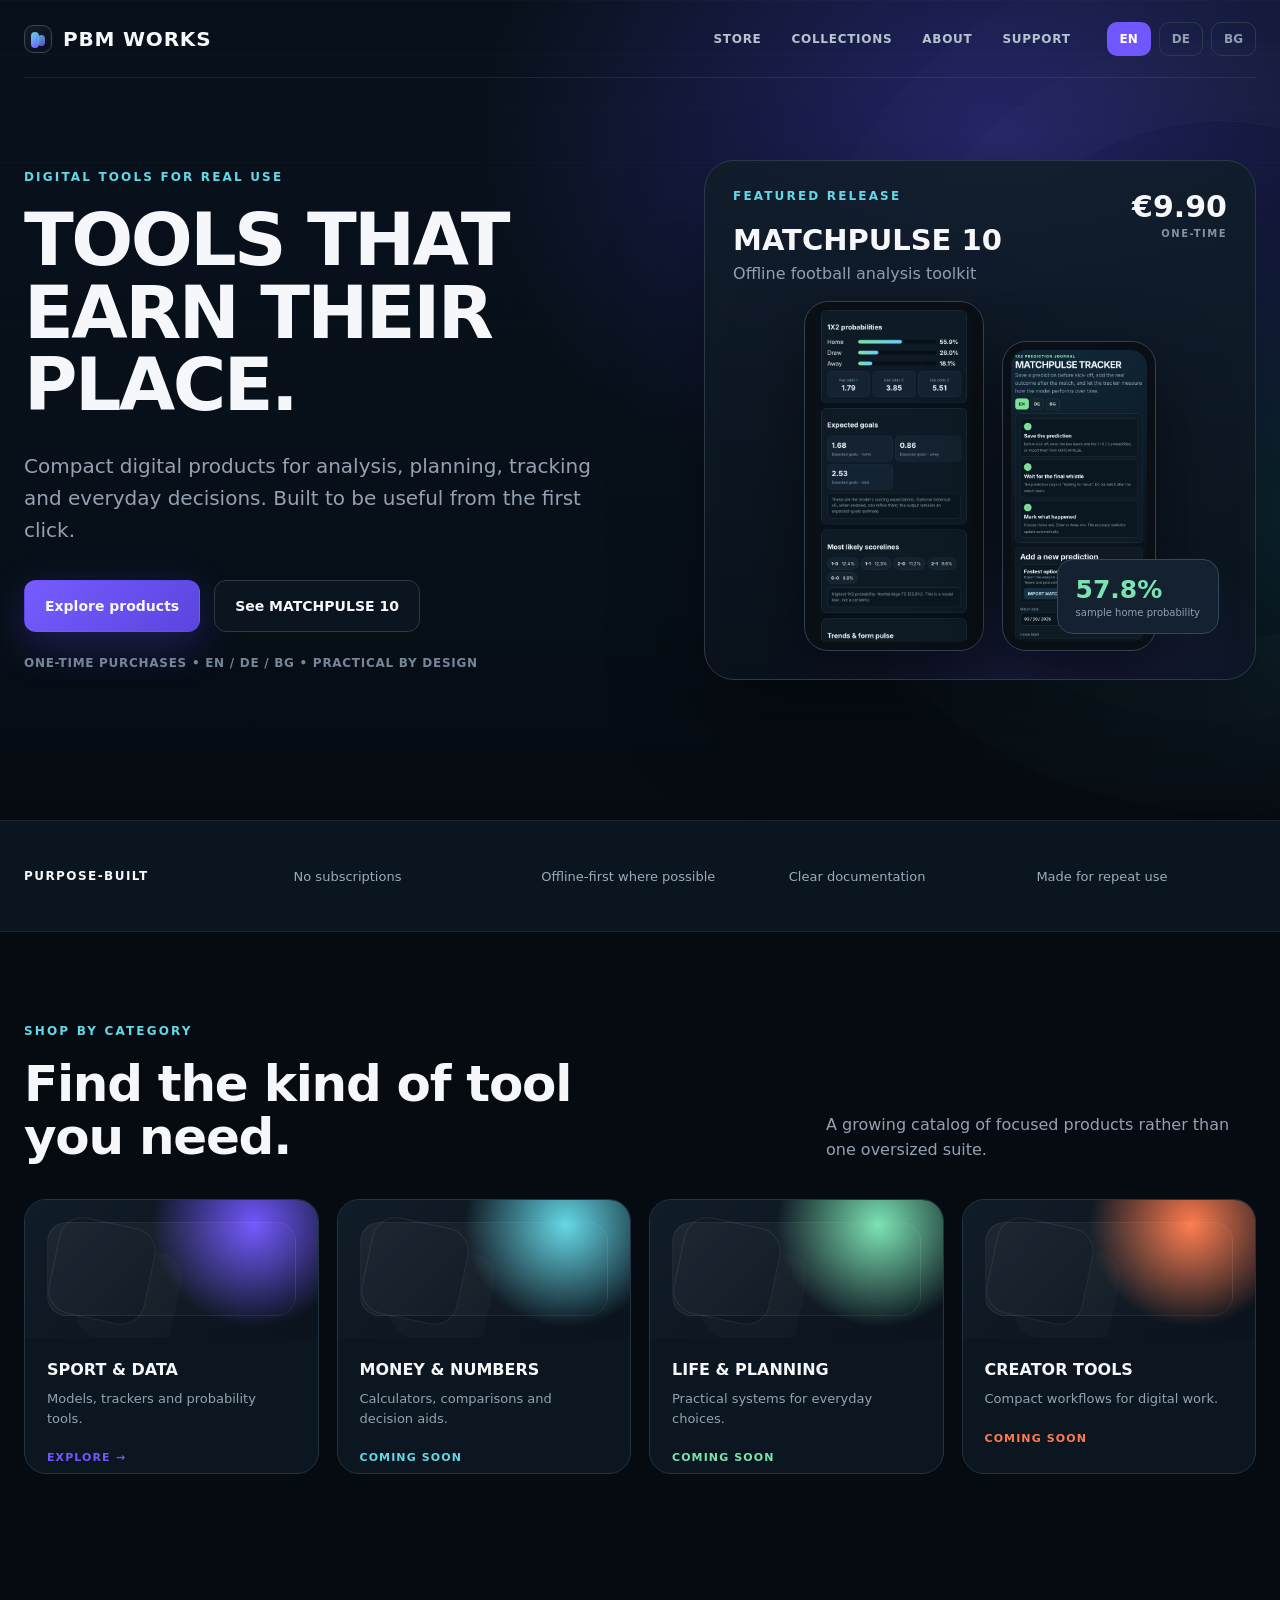
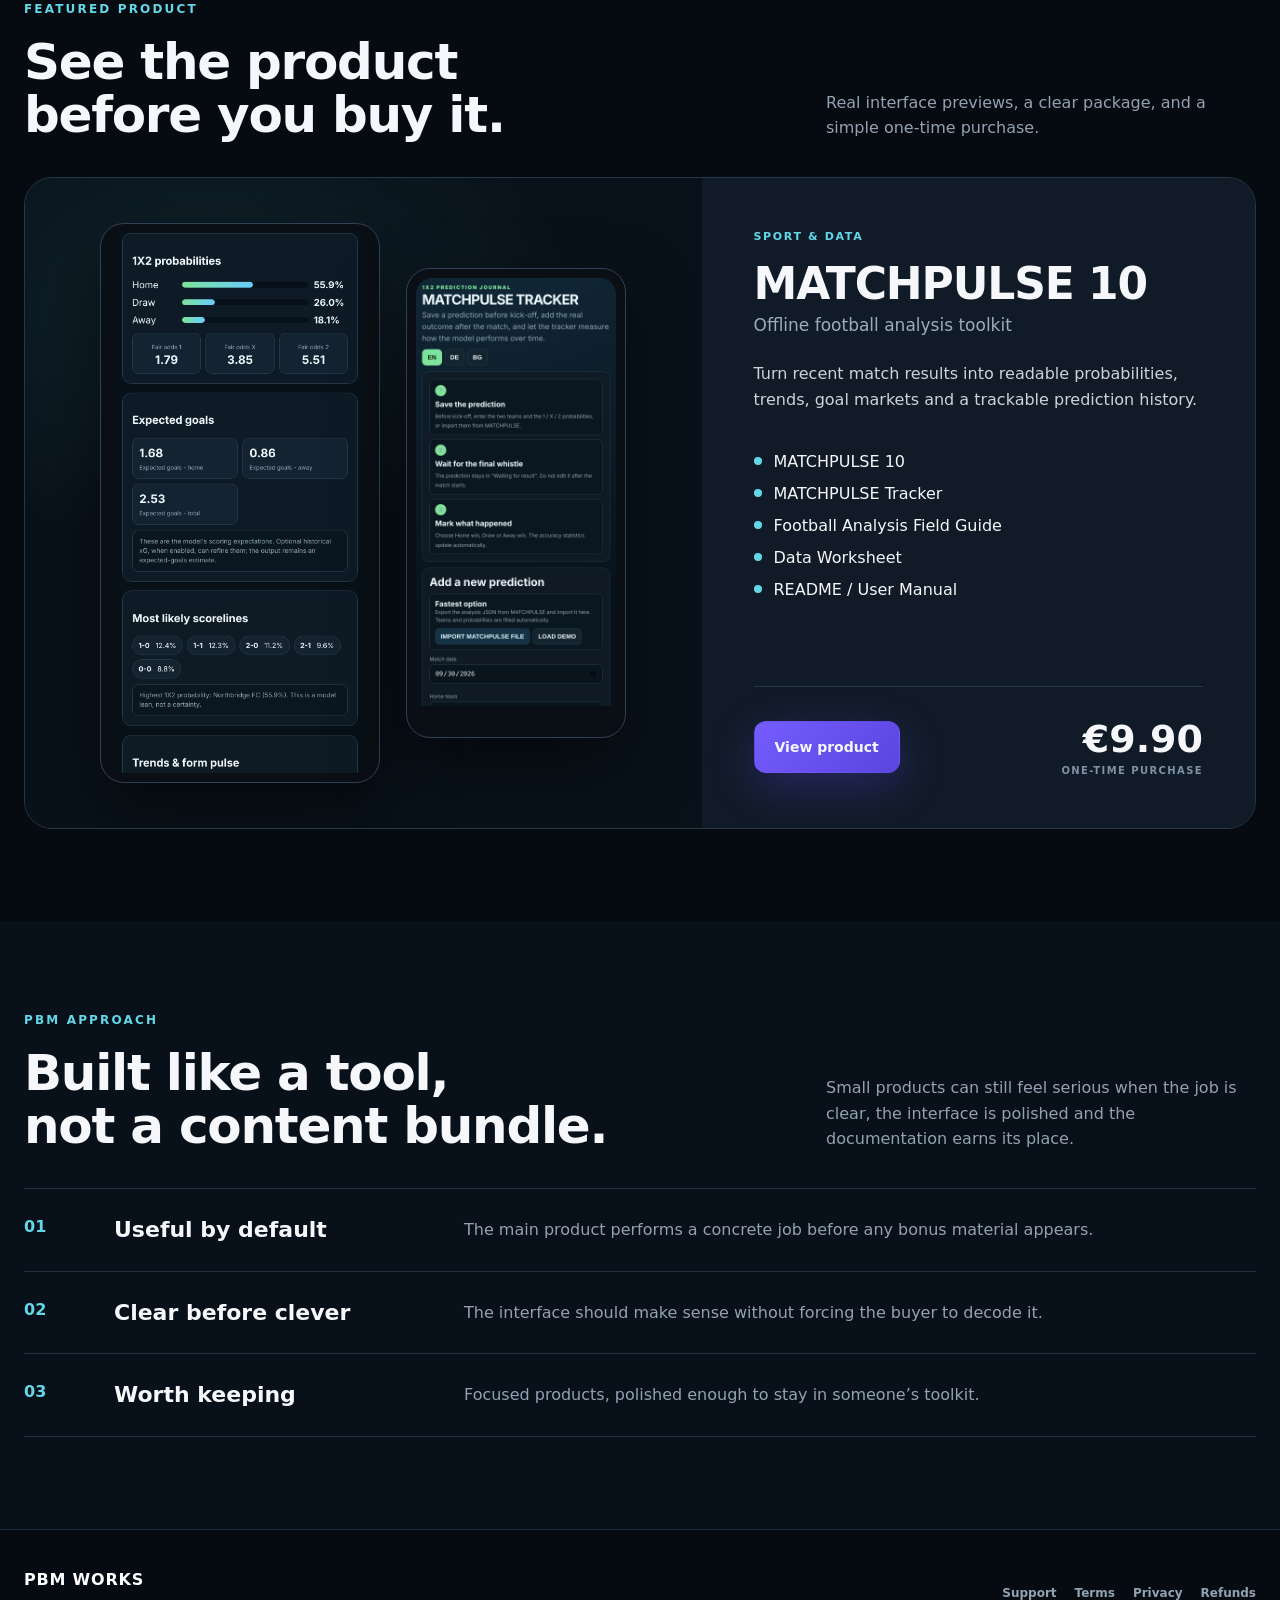
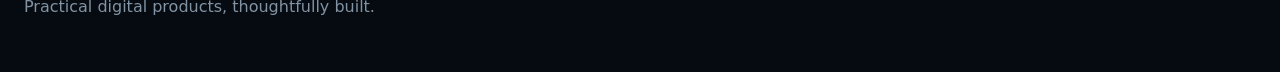
<file: index.html>
<!doctype html>
<html lang="en">
<head>
  <meta charset="utf-8">
  <meta name="viewport" content="width=device-width,initial-scale=1">
  <meta name="description" content="PBM Works creates focused digital tools for analysis, planning and tracking. Practical one-time downloads built for real use.">
  <meta name="robots" content="index,follow,max-image-preview:large">
  <meta name="theme-color" content="#060b11">
  <link rel="canonical" href="https://planenp993.github.io/pbm-works/">
  <link rel="icon" href="favicon.svg" type="image/svg+xml">
  <meta property="og:type" content="website">
  <meta property="og:site_name" content="PBM Works">
  <meta property="og:title" content="PBM Works | Practical Digital Tools">
  <meta property="og:description" content="Focused digital tools for analysis, planning and tracking. Practical one-time downloads built for real use.">
  <meta property="og:url" content="https://planenp993.github.io/pbm-works/">
  <meta property="og:image" content="https://planenp993.github.io/pbm-works/matchpulse-main-en.png">
  <meta name="twitter:card" content="summary_large_image">
  <meta name="twitter:title" content="PBM Works | Practical Digital Tools">
  <meta name="twitter:description" content="Focused digital tools for analysis, planning and tracking. Practical one-time downloads built for real use.">
  <meta name="twitter:image" content="https://planenp993.github.io/pbm-works/matchpulse-main-en.png">
  <title>PBM Works | Practical Digital Tools</title>
  <script type="application/ld+json">
  {
    "@context": "https://schema.org",
    "@type": "WebSite",
    "name": "PBM Works",
    "url": "https://planenp993.github.io/pbm-works/",
    "description": "Focused digital tools for analysis, planning and tracking. Practical one-time downloads built for real use."
  }
  </script>
  <link rel="stylesheet" href="pbm-styles-v7.css">
</head>
<body>
<a href="#main" class="skip-link">Skip to content</a>
<header class="site-header">
  <div class="wrap nav">
    <a class="brand brand-mark" href="index.html" aria-label="PBM Works home"><span class="brand-glyph" aria-hidden="true"></span><span>PBM WORKS</span></a>
    <nav class="navlinks" aria-label="Primary navigation">
      <a href="#store" data-i18n="navStore">STORE</a>
      <a href="#categories" data-i18n="navCollections">COLLECTIONS</a>
      <a href="#about" data-i18n="navAbout">ABOUT</a>
      <a href="support.html" data-i18n="navSupport">SUPPORT</a>
    </nav>
    <div class="langs desktop" aria-label="Language switcher">
      <button class="lang" data-lang="en">EN</button><button class="lang" data-lang="de">DE</button><button class="lang" data-lang="bg">BG</button>
    </div>
    <button id="mobile-menu" class="mobile-menu" aria-controls="mobile-panel" aria-expanded="false">Menu</button>
  </div>
  <div id="mobile-panel" class="mobile-panel">
    <a href="#store" data-i18n="navStore">STORE</a><a href="#categories" data-i18n="navCollections">COLLECTIONS</a><a href="#about" data-i18n="navAbout">ABOUT</a><a href="support.html" data-i18n="navSupport">SUPPORT</a>
    <div class="mobile-langs"><button class="lang" data-lang="en">EN</button><button class="lang" data-lang="de">DE</button><button class="lang" data-lang="bg">BG</button></div>
  </div>
</header>
<main id="main">
  <section class="hero">
    <div class="wrap hero-grid">
      <div>
        <div class="eyebrow" data-i18n="heroEyebrow">DIGITAL TOOLS FOR REAL USE</div>
        <h1 data-i18n="heroTitle">TOOLS THAT\nEARN THEIR PLACE.</h1>
        <p class="hero-copy" data-i18n="heroText">Compact digital products for analysis, planning, tracking and everyday decisions. Built to be useful from the first click.</p>
        <div class="actions"><a class="btn primary" href="#store" data-i18n="explore">Explore products</a><a class="btn secondary" data-product-link href="matchpulse-10/" data-i18n="heroProduct">See MATCHPULSE 10</a></div>
        <div class="hero-meta" data-i18n="heroMeta">ONE-TIME PURCHASES • EN / DE / BG • PRACTICAL BY DESIGN</div>
      </div>
      <article class="product-stage" aria-label="Featured product">
        <div class="eyebrow" data-i18n="featuredRelease">FEATURED RELEASE</div>
        <div class="stage-title" data-product-name>MATCHPULSE 10</div><div class="stage-sub" data-product-subtitle>Football analysis toolkit</div>
        <div class="price-tag"><strong data-product-price>€9.90</strong><span data-i18n="oneTime">ONE-TIME</span></div>
        <div class="devices"><div class="phone"><img data-product-image-main src="matchpulse-main-en.png" alt="MATCHPULSE main analysis interface"></div><div class="phone second"><img data-product-image-second src="matchpulse-tracker-en.png" alt="MATCHPULSE prediction tracker interface"></div></div>
        <div class="sample-badge"><b>57.8%</b><span data-i18n="sampleProbability">sample home probability</span></div>
      </article>
    </div>
  </section>
  <div class="trust"><div class="wrap"><strong data-i18n="trustTitle">PURPOSE-BUILT</strong><span data-i18n="trust1">No subscriptions</span><span data-i18n="trust2">Offline-first where possible</span><span data-i18n="trust3">Clear documentation</span><span data-i18n="trust4">Made for repeat use</span></div></div>
  <section class="section" id="categories"><div class="wrap"><div class="section-head"><div><div class="eyebrow" data-i18n="catEyebrow">SHOP BY CATEGORY</div><h2 data-i18n="catTitle">Find the kind of tool\nyou need.</h2></div><p data-i18n="catText">A growing catalog of focused products rather than one oversized suite.</p></div>
    <div class="categories">
      <a class="category-card" style="--glow:#7157ff" href="#store"><div class="category-art"></div><div class="category-body"><h3 data-i18n="sports">SPORT & DATA</h3><p data-i18n="sportsDesc">Models, trackers and probability tools.</p><span class="category-action" data-i18n="exploreLabel">EXPLORE →</span></div></a>
      <article class="category-card" style="--glow:#63d7e6"><div class="category-art"></div><div class="category-body"><h3 data-i18n="money">MONEY & NUMBERS</h3><p data-i18n="moneyDesc">Calculators, comparisons and decision aids.</p><span class="category-action" data-i18n="coming">COMING SOON</span></div></article>
      <article class="category-card" style="--glow:#7ae3b1"><div class="category-art"></div><div class="category-body"><h3 data-i18n="life">LIFE & PLANNING</h3><p data-i18n="lifeDesc">Practical systems for everyday choices.</p><span class="category-action" data-i18n="coming">COMING SOON</span></div></article>
      <article class="category-card" style="--glow:#ff7b4d"><div class="category-art"></div><div class="category-body"><h3 data-i18n="creator">CREATOR TOOLS</h3><p data-i18n="creatorDesc">Compact workflows for digital work.</p><span class="category-action" data-i18n="coming">COMING SOON</span></div></article>
    </div></div></section>
  <section id="store" class="section feature-section"><div class="wrap"><div class="section-head"><div><div class="eyebrow" data-i18n="featureEyebrow">FEATURED PRODUCT</div><h2 data-i18n="featureTitle">See the product\nbefore you buy it.</h2></div><p data-i18n="featureText">Real interface previews, a clear package, and a simple one-time purchase.</p></div>
    <article class="product-panel"><div class="preview"><div class="phone"><img data-product-image-main src="matchpulse-main-en.png" alt="MATCHPULSE main interface"></div><div class="phone second"><img data-product-image-second src="matchpulse-tracker-en.png" alt="MATCHPULSE Tracker interface"></div></div><div class="product-info"><div class="tag" data-i18n="sports">SPORT & DATA</div><h3 data-product-name>MATCHPULSE 10</h3><div class="sub" data-product-subtitle>Offline football analysis toolkit</div><p class="desc" data-product-short>Turn recent match results into readable probabilities, trends, goal markets and a trackable prediction history.</p><div class="includes" id="feature-includes"></div><div class="buy-row"><a class="btn primary" data-product-link href="matchpulse-10/" data-i18n="viewProduct">View product</a><div class="money"><span data-product-price>€9.90</span><small data-i18n="purchaseOnce">ONE-TIME PURCHASE</small></div></div></div></article><div id="catalog-more" hidden></div>
  </div></section>
  <section id="about" class="section approach"><div class="wrap"><div class="section-head"><div><div class="eyebrow" data-i18n="approachEyebrow">PBM APPROACH</div><h2 data-i18n="approachTitle">Built like a tool,\nnot a content bundle.</h2></div><p data-i18n="approachText">Small products can still feel serious when the job is clear, the interface is polished and the documentation earns its place.</p></div>
    <div class="value-rows"><div class="value-row"><div class="num">01</div><h4 data-i18n="value1">Useful by default</h4><p data-i18n="value1Text">The main product performs a concrete job before any bonus material appears.</p></div><div class="value-row"><div class="num">02</div><h4 data-i18n="value2">Clear before clever</h4><p data-i18n="value2Text">The interface should make sense without forcing the buyer to decode it.</p></div><div class="value-row"><div class="num">03</div><h4 data-i18n="value3">Worth keeping</h4><p data-i18n="value3Text">Focused products, polished enough to stay in someone’s toolkit.</p></div></div>
  </div></section>
</main>
<footer id="support"><div class="wrap footer-row"><div><b>PBM WORKS</b><div class="footer-tag" data-i18n="footerTag">Practical digital products, thoughtfully built.</div></div><nav class="footer-links" aria-label="Legal and support"><a href="support.html" data-i18n="footerSupport">Support</a><a href="terms.html" data-i18n="footerTerms">Terms</a><a href="privacy.html" data-i18n="footerPrivacy">Privacy</a><a href="refund.html" data-i18n="footerRefund">Refunds</a></nav></div></footer>
<script src="pbm-products-v6.js"></script><script src="pbm-site-v7.js"></script>
</body>
</html>
</file>
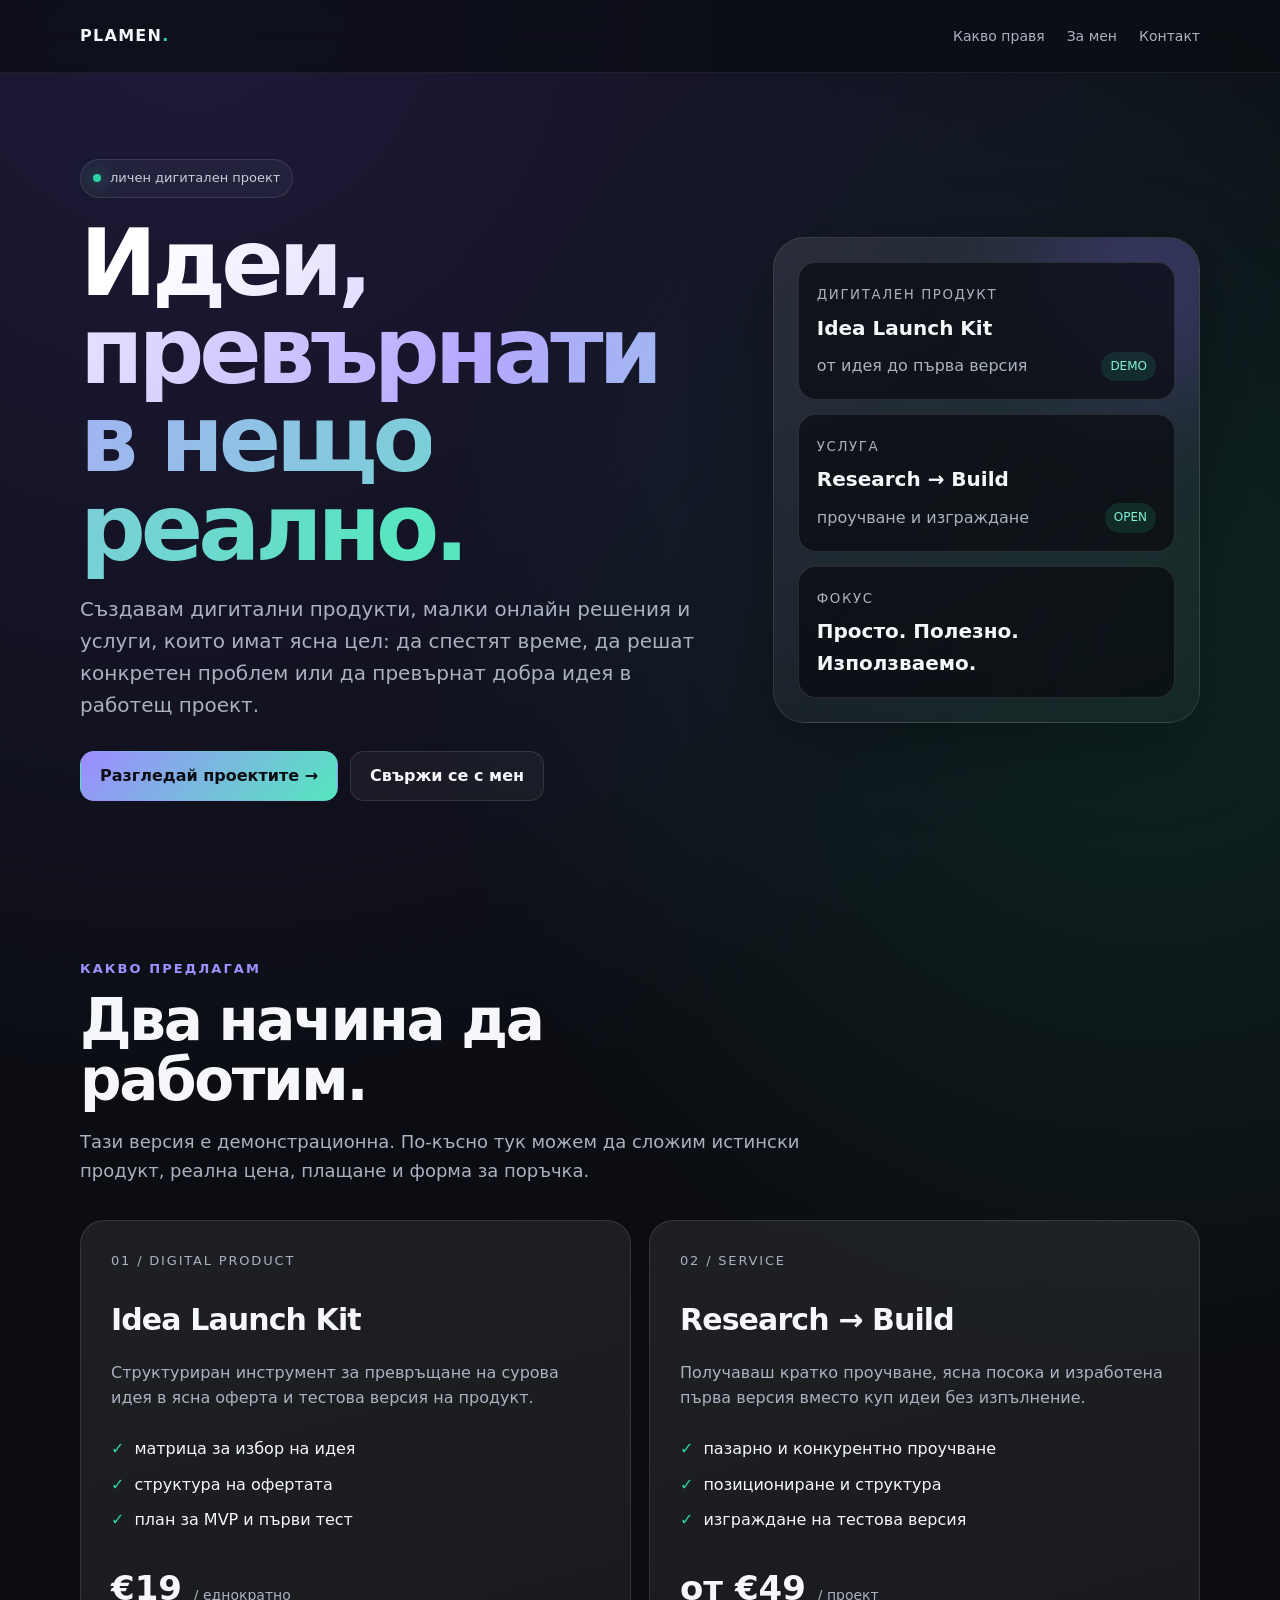
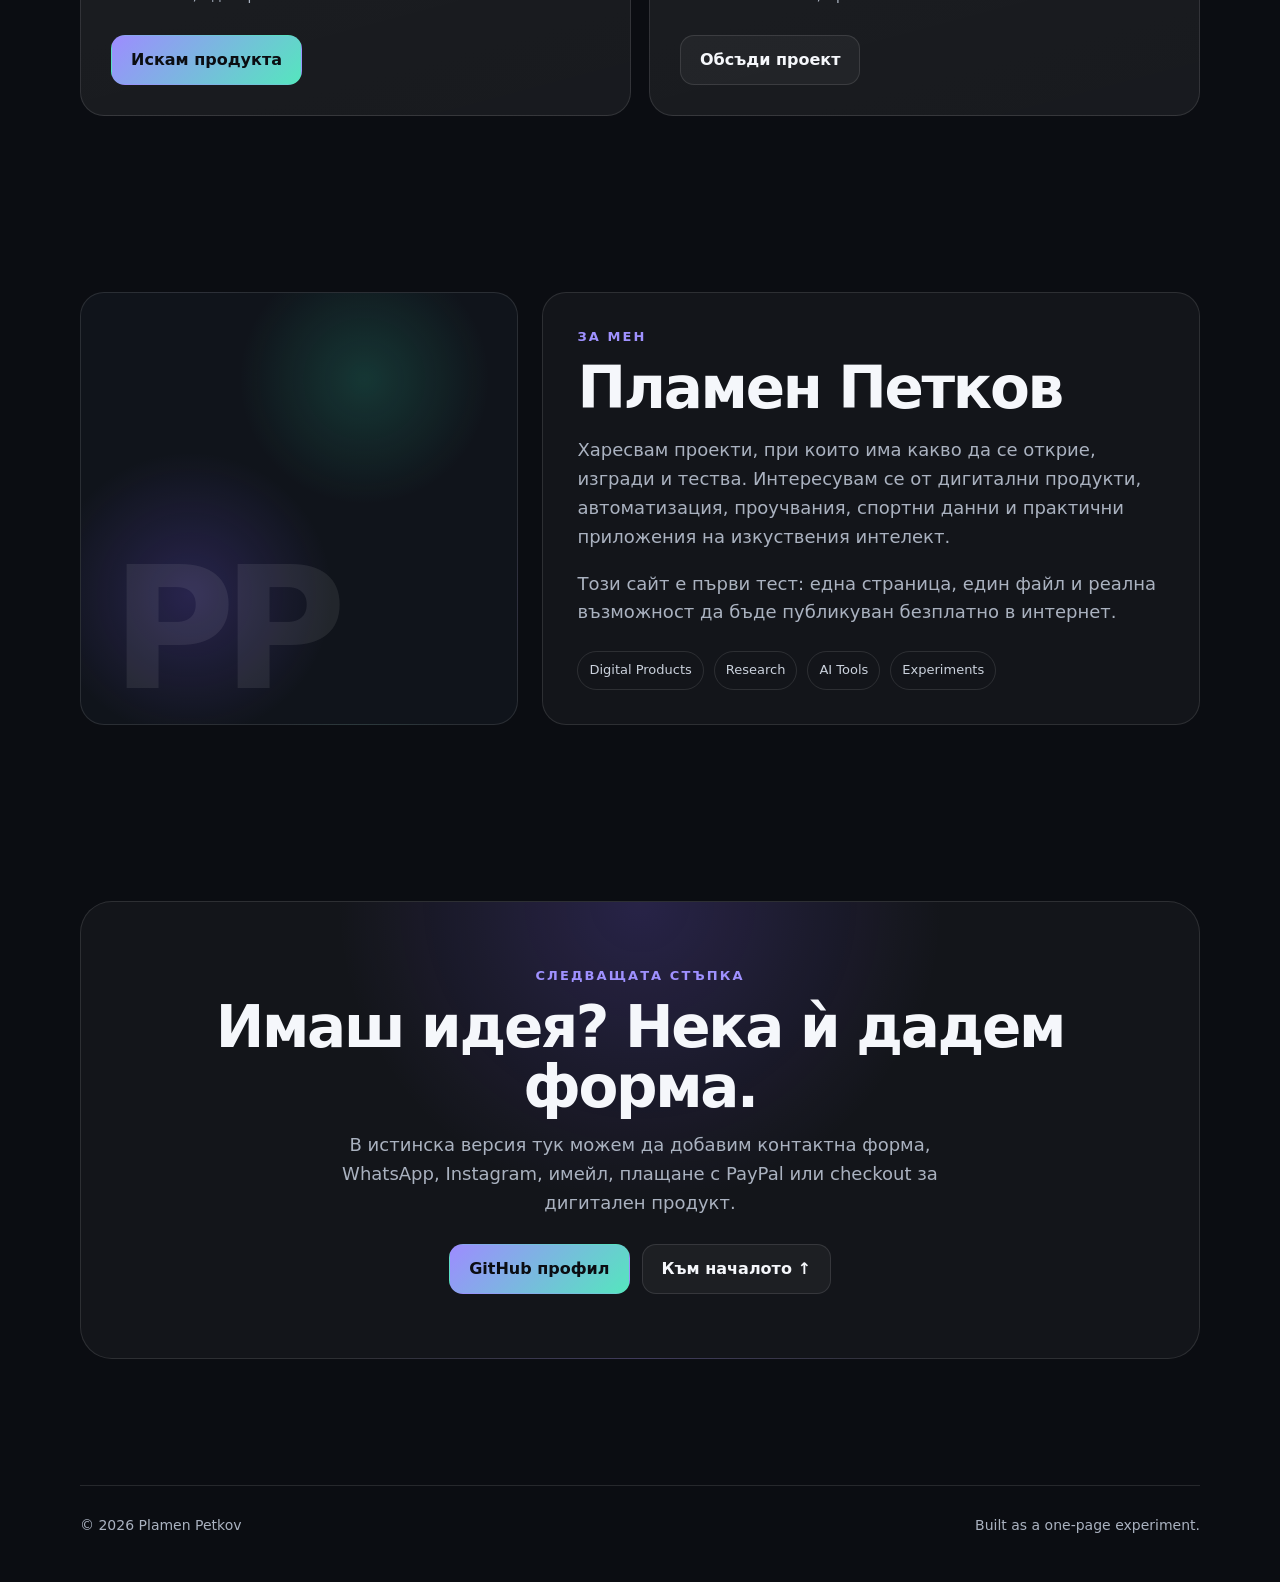
<file: index-3.html>
<!doctype html>
<html lang="bg">
<head>
  <meta charset="utf-8" />
  <meta name="viewport" content="width=device-width, initial-scale=1" />
  <meta name="theme-color" content="#0b0d12" />
  <meta name="description" content="Личен сайт на Пламен Петков — дигитални продукти, услуги и нови идеи." />
  <title>Пламен Петков | Digital Studio</title>
  <style>
    :root{
      --bg:#0b0d12;
      --bg2:#11151d;
      --card:rgba(255,255,255,.055);
      --card2:rgba(255,255,255,.08);
      --line:rgba(255,255,255,.11);
      --text:#f5f7fb;
      --muted:#aab2c0;
      --accent:#7c5cff;
      --accent2:#2ed3a7;
      --shadow:0 24px 80px rgba(0,0,0,.35);
      --radius:24px;
    }

    *{box-sizing:border-box}
    html{scroll-behavior:smooth}
    body{
      margin:0;
      font-family:Inter, ui-sans-serif, system-ui, -apple-system, BlinkMacSystemFont, "Segoe UI", sans-serif;
      background:
        radial-gradient(circle at 15% 0%, rgba(124,92,255,.17), transparent 34%),
        radial-gradient(circle at 90% 20%, rgba(46,211,167,.12), transparent 26%),
        var(--bg);
      color:var(--text);
      line-height:1.6;
    }

    a{color:inherit;text-decoration:none}
    .wrap{width:min(1120px, calc(100% - 38px));margin:auto}

    nav{
      position:sticky;top:0;z-index:20;
      backdrop-filter:blur(18px);
      background:rgba(11,13,18,.72);
      border-bottom:1px solid rgba(255,255,255,.07);
    }
    .nav-inner{
      min-height:72px;display:flex;align-items:center;justify-content:space-between;gap:18px;
    }
    .brand{font-weight:800;letter-spacing:.08em}
    .brand span{color:var(--accent2)}
    .nav-links{display:flex;gap:22px;color:var(--muted);font-size:14px}
    .nav-links a:hover{color:var(--text)}

    .hero{
      min-height:78vh;
      display:grid;
      grid-template-columns:1.2fr .8fr;
      align-items:center;
      gap:52px;
      padding:86px 0 70px;
    }
    .eyebrow{
      display:inline-flex;align-items:center;gap:9px;
      padding:8px 12px;border:1px solid var(--line);border-radius:999px;
      background:rgba(255,255,255,.04);color:#c8ced9;font-size:13px;
    }
    .dot{width:8px;height:8px;border-radius:50%;background:var(--accent2);box-shadow:0 0 18px var(--accent2)}
    h1{
      margin:22px 0 20px;
      font-size:clamp(46px,8vw,92px);
      line-height:.96;
      letter-spacing:-.055em;
      max-width:850px;
    }
    .grad{
      background:linear-gradient(110deg,#fff 5%,#b6a8ff 43%,#57e6c0 95%);
      -webkit-background-clip:text;background-clip:text;color:transparent;
    }
    .hero p{
      max-width:700px;color:var(--muted);font-size:clamp(17px,2vw,20px);margin:0 0 30px
    }
    .actions{display:flex;flex-wrap:wrap;gap:12px}
    .btn{
      display:inline-flex;align-items:center;justify-content:center;gap:9px;
      min-height:50px;padding:0 19px;border-radius:14px;
      font-weight:750;border:1px solid var(--line);
      transition:.2s ease;cursor:pointer;
    }
    .btn.primary{
      color:#0b0d12;background:linear-gradient(135deg,#9d8cff,#55e6be);
      border-color:transparent;
    }
    .btn.secondary{background:rgba(255,255,255,.045)}
    .btn:hover{transform:translateY(-2px);filter:brightness(1.06)}

    .hero-card{
      border:1px solid var(--line);border-radius:32px;padding:24px;
      background:linear-gradient(160deg,rgba(255,255,255,.09),rgba(255,255,255,.025));
      box-shadow:var(--shadow);position:relative;overflow:hidden;
    }
    .hero-card:before{
      content:"";position:absolute;width:240px;height:240px;border-radius:50%;
      background:rgba(124,92,255,.24);filter:blur(60px);right:-80px;top:-80px;
    }
    .mini{position:relative;display:grid;gap:14px}
    .mini-card{
      background:rgba(9,11,16,.72);border:1px solid var(--line);
      border-radius:18px;padding:18px;
    }
    .mini-card small{color:var(--muted);text-transform:uppercase;letter-spacing:.12em}
    .mini-card strong{display:block;font-size:20px;margin-top:5px}
    .statline{display:flex;align-items:center;justify-content:space-between;margin-top:8px;color:var(--muted)}
    .pill{font-size:12px;padding:5px 9px;border-radius:999px;background:rgba(46,211,167,.12);color:#83f2d4}

    section{padding:88px 0}
    .section-head{max-width:720px;margin-bottom:34px}
    .kicker{font-size:13px;color:#9f91ff;text-transform:uppercase;letter-spacing:.16em;font-weight:800}
    h2{font-size:clamp(34px,5vw,58px);line-height:1.04;letter-spacing:-.04em;margin:10px 0 14px}
    .section-head p{color:var(--muted);font-size:18px}

    .grid{display:grid;grid-template-columns:repeat(2,1fr);gap:18px}
    .card{
      min-height:360px;
      border:1px solid var(--line);border-radius:var(--radius);
      background:linear-gradient(165deg,var(--card2),var(--card));
      padding:30px;position:relative;overflow:hidden;
    }
    .card .num{font-size:13px;color:var(--muted);letter-spacing:.14em}
    .card h3{font-size:30px;margin:24px 0 12px;letter-spacing:-.03em}
    .card p{color:var(--muted)}
    .features{list-style:none;padding:0;margin:25px 0 28px;display:grid;gap:10px}
    .features li{display:flex;gap:10px;align-items:flex-start}
    .check{color:var(--accent2);font-weight:900}
    .price{font-size:34px;font-weight:850;margin:12px 0 20px}
    .price small{font-size:14px;color:var(--muted);font-weight:500}

    .about{
      display:grid;grid-template-columns:.8fr 1.2fr;gap:24px;align-items:stretch
    }
    .portrait{
      border:1px solid var(--line);border-radius:var(--radius);
      background:
        radial-gradient(circle at 65% 20%,rgba(46,211,167,.18),transparent 28%),
        radial-gradient(circle at 25% 70%,rgba(124,92,255,.22),transparent 32%),
        #10141b;
      min-height:390px;display:flex;align-items:flex-end;padding:30px;
    }
    .monogram{
      font-size:clamp(86px,15vw,170px);font-weight:900;letter-spacing:-.08em;
      color:rgba(255,255,255,.08);line-height:.75
    }
    .about-copy{
      border:1px solid var(--line);border-radius:var(--radius);padding:34px;
      background:rgba(255,255,255,.035)
    }
    .about-copy p{color:var(--muted);font-size:18px}
    .tags{display:flex;flex-wrap:wrap;gap:10px;margin-top:24px}
    .tag{border:1px solid var(--line);padding:8px 11px;border-radius:999px;color:#cbd2dd;font-size:13px}

    .cta{
      text-align:center;border:1px solid var(--line);border-radius:32px;
      padding:64px 24px;
      background:
        radial-gradient(circle at 50% 0%,rgba(124,92,255,.20),transparent 42%),
        rgba(255,255,255,.035);
    }
    .cta p{color:var(--muted);max-width:660px;margin:0 auto 26px;font-size:18px}

    footer{padding:38px 0 46px;color:var(--muted);font-size:14px}
    .footer-inner{display:flex;justify-content:space-between;gap:20px;border-top:1px solid var(--line);padding-top:28px}

    .reveal{opacity:0;transform:translateY(18px);transition:.65s ease}
    .reveal.show{opacity:1;transform:none}

    @media(max-width:800px){
      .nav-links{display:none}
      .hero{grid-template-columns:1fr;min-height:auto;padding-top:65px}
      .hero-card{margin-top:5px}
      .grid,.about{grid-template-columns:1fr}
      section{padding:67px 0}
      .footer-inner{flex-direction:column}
      .card{min-height:unset}
    }
  </style>
</head>

<body>
<nav>
  <div class="wrap nav-inner">
    <a class="brand" href="#top">PLAMEN<span>.</span></a>
    <div class="nav-links">
      <a href="#work">Какво правя</a>
      <a href="#about">За мен</a>
      <a href="#contact">Контакт</a>
    </div>
  </div>
</nav>

<main id="top">
  <div class="wrap hero">
    <div>
      <div class="eyebrow"><span class="dot"></span> личен дигитален проект</div>
      <h1><span class="grad">Идеи, превърнати в нещо реално.</span></h1>
      <p>
        Създавам дигитални продукти, малки онлайн решения и услуги,
        които имат ясна цел: да спестят време, да решат конкретен проблем
        или да превърнат добра идея в работещ проект.
      </p>
      <div class="actions">
        <a class="btn primary" href="#work">Разгледай проектите →</a>
        <a class="btn secondary" href="#contact">Свържи се с мен</a>
      </div>
    </div>

    <aside class="hero-card reveal">
      <div class="mini">
        <div class="mini-card">
          <small>Дигитален продукт</small>
          <strong>Idea Launch Kit</strong>
          <div class="statline"><span>от идея до първа версия</span><span class="pill">DEMO</span></div>
        </div>
        <div class="mini-card">
          <small>Услуга</small>
          <strong>Research → Build</strong>
          <div class="statline"><span>проучване и изграждане</span><span class="pill">OPEN</span></div>
        </div>
        <div class="mini-card">
          <small>Фокус</small>
          <strong>Просто. Полезно. Използваемо.</strong>
        </div>
      </div>
    </aside>
  </div>

  <section id="work">
    <div class="wrap">
      <div class="section-head reveal">
        <div class="kicker">Какво предлагам</div>
        <h2>Два начина да работим.</h2>
        <p>Тази версия е демонстрационна. По-късно тук можем да сложим истински продукт, реална цена, плащане и форма за поръчка.</p>
      </div>

      <div class="grid">
        <article class="card reveal">
          <div class="num">01 / DIGITAL PRODUCT</div>
          <h3>Idea Launch Kit</h3>
          <p>Структуриран инструмент за превръщане на сурова идея в ясна оферта и тестова версия на продукт.</p>
          <ul class="features">
            <li><span class="check">✓</span><span>матрица за избор на идея</span></li>
            <li><span class="check">✓</span><span>структура на офертата</span></li>
            <li><span class="check">✓</span><span>план за MVP и първи тест</span></li>
          </ul>
          <div class="price">€19 <small>/ еднократно</small></div>
          <a class="btn primary" href="#contact">Искам продукта</a>
        </article>

        <article class="card reveal">
          <div class="num">02 / SERVICE</div>
          <h3>Research → Build</h3>
          <p>Получаваш кратко проучване, ясна посока и изработена първа версия вместо куп идеи без изпълнение.</p>
          <ul class="features">
            <li><span class="check">✓</span><span>пазарно и конкурентно проучване</span></li>
            <li><span class="check">✓</span><span>позициониране и структура</span></li>
            <li><span class="check">✓</span><span>изграждане на тестова версия</span></li>
          </ul>
          <div class="price">от €49 <small>/ проект</small></div>
          <a class="btn secondary" href="#contact">Обсъди проект</a>
        </article>
      </div>
    </div>
  </section>

  <section id="about">
    <div class="wrap">
      <div class="about">
        <div class="portrait reveal">
          <div class="monogram">PP</div>
        </div>
        <div class="about-copy reveal">
          <div class="kicker">За мен</div>
          <h2>Пламен Петков</h2>
          <p>
            Харесвам проекти, при които има какво да се открие, изгради и тества.
            Интересувам се от дигитални продукти, автоматизация, проучвания,
            спортни данни и практични приложения на изкуствения интелект.
          </p>
          <p>
            Този сайт е първи тест: една страница, един файл и реална възможност
            да бъде публикуван безплатно в интернет.
          </p>
          <div class="tags">
            <span class="tag">Digital Products</span>
            <span class="tag">Research</span>
            <span class="tag">AI Tools</span>
            <span class="tag">Experiments</span>
          </div>
        </div>
      </div>
    </div>
  </section>

  <section id="contact">
    <div class="wrap">
      <div class="cta reveal">
        <div class="kicker">Следващата стъпка</div>
        <h2>Имаш идея? Нека ѝ дадем форма.</h2>
        <p>
          В истинска версия тук можем да добавим контактна форма,
          WhatsApp, Instagram, имейл, плащане с PayPal или checkout за дигитален продукт.
        </p>
        <div class="actions" style="justify-content:center">
          <a class="btn primary" href="https://github.com/planenp993" target="_blank" rel="noreferrer">GitHub профил</a>
          <a class="btn secondary" href="#top">Към началото ↑</a>
        </div>
      </div>
    </div>
  </section>
</main>

<footer>
  <div class="wrap footer-inner">
    <span>© <span id="year"></span> Plamen Petkov</span>
    <span>Built as a one-page experiment.</span>
  </div>
</footer>

<script>
  document.getElementById('year').textContent = new Date().getFullYear();

  const observer = new IntersectionObserver((entries) => {
    entries.forEach(entry => {
      if (entry.isIntersecting) entry.target.classList.add('show');
    });
  }, { threshold: 0.12 });

  document.querySelectorAll('.reveal').forEach(el => observer.observe(el));
</script>
</body>
</html>
</file>
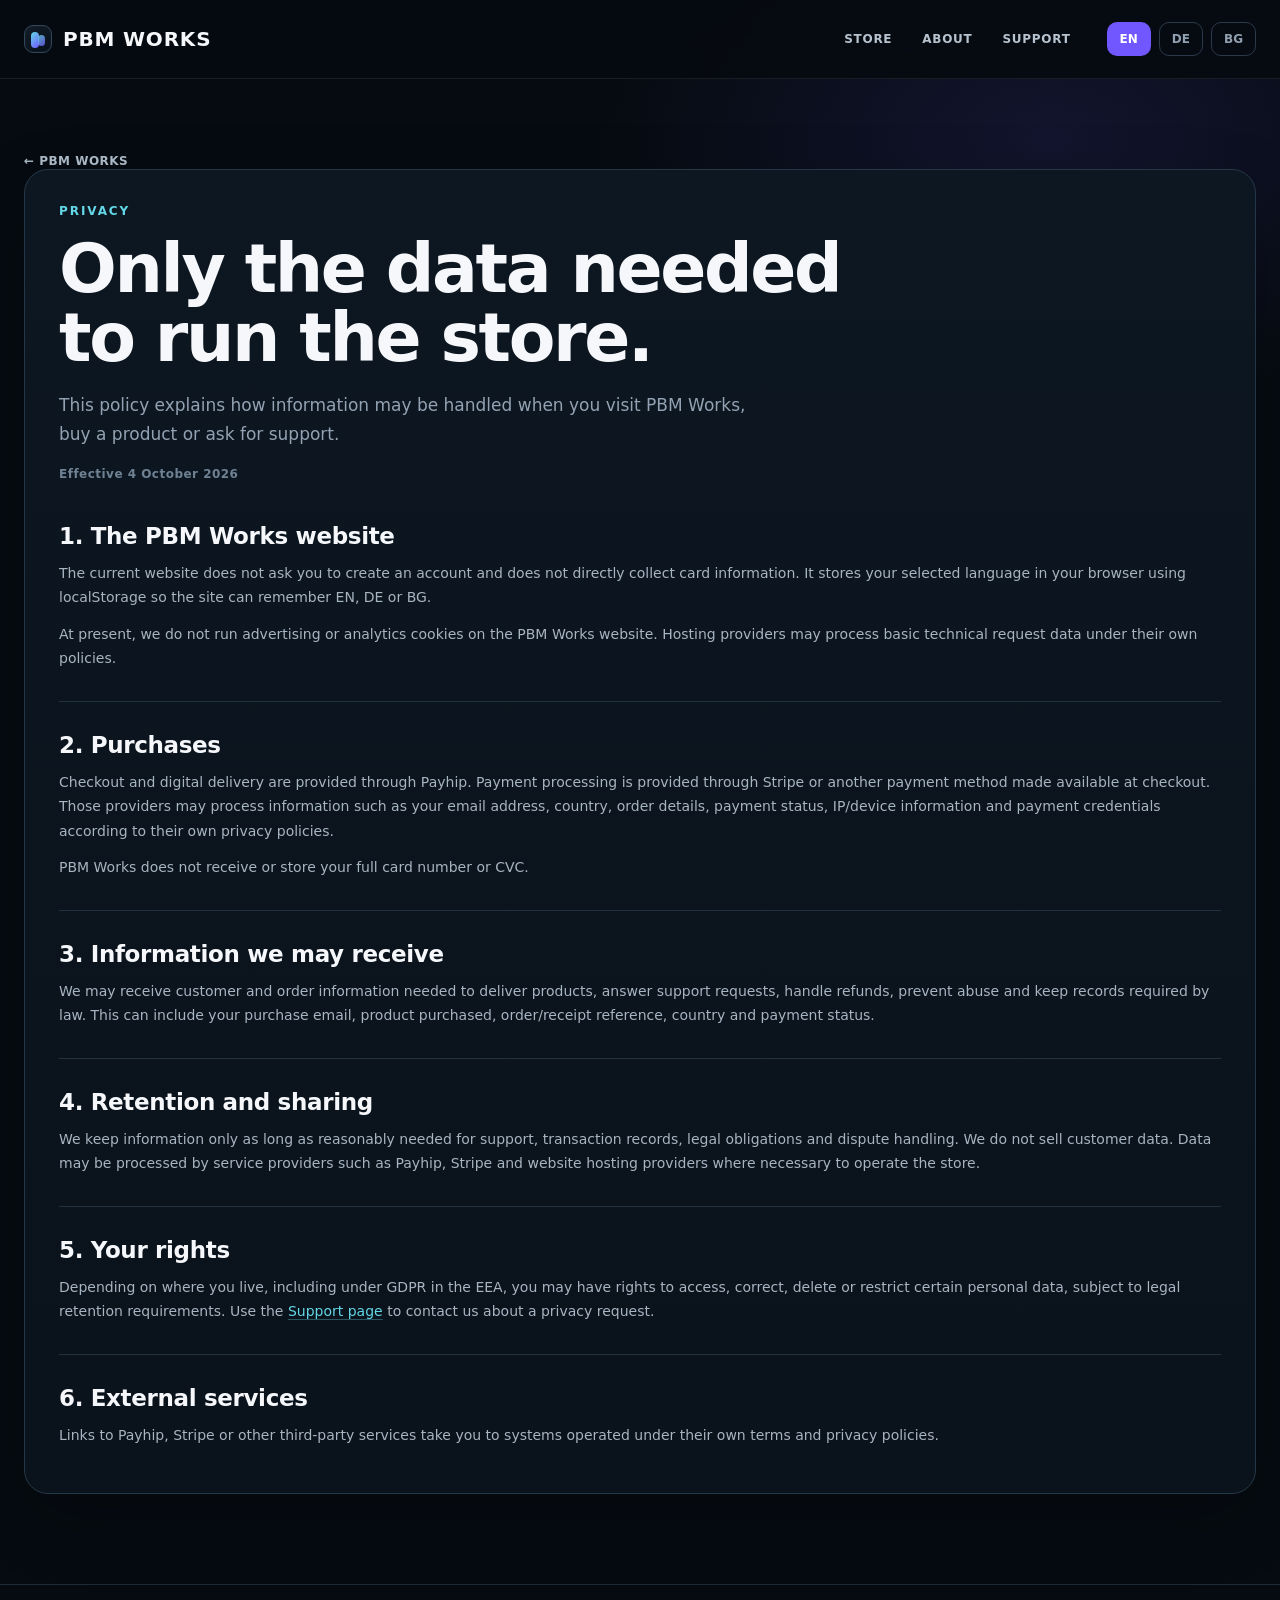
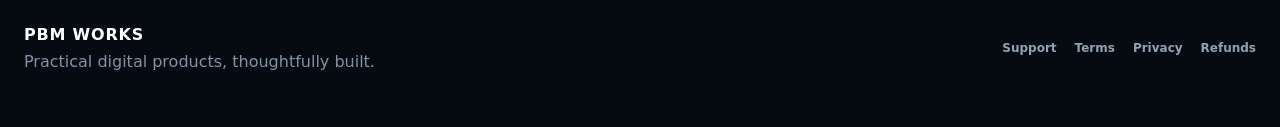
<file: privacy.html>
<!doctype html><html lang="en"><head><meta charset="utf-8"><meta name="viewport" content="width=device-width,initial-scale=1">
  <meta name="robots" content="noindex,follow"><meta name="theme-color" content="#060b11"><meta name="description" content="PBM Works privacy information for website visitors and customers."><link rel="icon" href="favicon.svg" type="image/svg+xml"><title>Privacy Policy | PBM Works</title><link rel="stylesheet" href="pbm-styles-v7.css"></head><body class="legal-page"><header class="site-header scrolled"><div class="wrap nav"><a class="brand brand-mark" href="index.html" aria-label="PBM Works home"><span class="brand-glyph" aria-hidden="true"></span><span>PBM WORKS</span></a><nav class="navlinks" aria-label="Primary navigation"><a href="index.html#store" data-nav-en="STORE" data-nav-de="SHOP" data-nav-bg="МАГАЗИН">STORE</a><a href="index.html#about" data-nav-en="ABOUT" data-nav-de="ÜBER UNS" data-nav-bg="ЗА НАС">ABOUT</a><a href="support.html" data-nav-en="SUPPORT" data-nav-de="SUPPORT" data-nav-bg="ПОМОЩ">SUPPORT</a></nav><div class="langs desktop" aria-label="Language switcher"><button class="lang" data-legal-switch="en">EN</button><button class="lang" data-legal-switch="de">DE</button><button class="lang" data-legal-switch="bg">BG</button></div><button id="mobile-menu" class="mobile-menu" aria-controls="mobile-panel" aria-expanded="false">Menu</button></div><div id="mobile-panel" class="mobile-panel"><a href="index.html#store" data-nav-en="STORE" data-nav-de="SHOP" data-nav-bg="МАГАЗИН">STORE</a><a href="index.html#about" data-nav-en="ABOUT" data-nav-de="ÜBER UNS" data-nav-bg="ЗА НАС">ABOUT</a><a href="support.html" data-nav-en="SUPPORT" data-nav-de="SUPPORT" data-nav-bg="ПОМОЩ">SUPPORT</a><div class="mobile-langs"><button class="lang" data-legal-switch="en">EN</button><button class="lang" data-legal-switch="de">DE</button><button class="lang" data-legal-switch="bg">BG</button></div></div></header><main class="legal-main"><div class="wrap"><a class="legal-nav-home" href="index.html">← PBM WORKS</a><div class="legal-card"><article class="legal-lang" data-legal-lang="en"><div class="legal-hero"><div class="legal-kicker">PRIVACY</div><h1>Only the data needed to run the store.</h1><p>This policy explains how information may be handled when you visit PBM Works, buy a product or ask for support.</p><div class="legal-updated">Effective 4 October 2026</div></div><section class="legal-section"><h2>1. The PBM Works website</h2><p>The current website does not ask you to create an account and does not directly collect card information. It stores your selected language in your browser using localStorage so the site can remember EN, DE or BG.</p><p>At present, we do not run advertising or analytics cookies on the PBM Works website. Hosting providers may process basic technical request data under their own policies.</p></section><section class="legal-section"><h2>2. Purchases</h2><p>Checkout and digital delivery are provided through Payhip. Payment processing is provided through Stripe or another payment method made available at checkout. Those providers may process information such as your email address, country, order details, payment status, IP/device information and payment credentials according to their own privacy policies.</p><p>PBM Works does not receive or store your full card number or CVC.</p></section><section class="legal-section"><h2>3. Information we may receive</h2><p>We may receive customer and order information needed to deliver products, answer support requests, handle refunds, prevent abuse and keep records required by law. This can include your purchase email, product purchased, order/receipt reference, country and payment status.</p></section><section class="legal-section"><h2>4. Retention and sharing</h2><p>We keep information only as long as reasonably needed for support, transaction records, legal obligations and dispute handling. We do not sell customer data. Data may be processed by service providers such as Payhip, Stripe and website hosting providers where necessary to operate the store.</p></section><section class="legal-section"><h2>5. Your rights</h2><p>Depending on where you live, including under GDPR in the EEA, you may have rights to access, correct, delete or restrict certain personal data, subject to legal retention requirements. Use the <a href="support.html">Support page</a> to contact us about a privacy request.</p></section><section class="legal-section"><h2>6. External services</h2><p>Links to Payhip, Stripe or other third-party services take you to systems operated under their own terms and privacy policies.</p></section></article>
<article class="legal-lang" data-legal-lang="de"><div class="legal-hero"><div class="legal-kicker">DATENSCHUTZ</div><h1>Nur die Daten, die für den Shop nötig sind.</h1><p>Diese Erklärung beschreibt, wie Informationen verarbeitet werden können, wenn du PBM Works besuchst, ein Produkt kaufst oder Support anfragst.</p><div class="legal-updated">Gültig ab 4. Oktober 2026</div></div><section class="legal-section"><h2>1. Die PBM-Works-Website</h2><p>Die aktuelle Website verlangt kein Konto und erhebt Kartendaten nicht direkt. Deine Sprachauswahl wird per localStorage im Browser gespeichert, damit EN, DE oder BG erhalten bleibt.</p><p>Derzeit verwenden wir auf der PBM-Works-Website keine Werbe- oder Analyse-Cookies. Hosting-Anbieter können technische Anfrage-/Protokolldaten nach ihren eigenen Richtlinien verarbeiten.</p></section><section class="legal-section"><h2>2. Käufe</h2><p>Checkout und digitale Auslieferung erfolgen über Payhip. Die Zahlungsabwicklung erfolgt über Stripe oder eine andere im Checkout angebotene Methode. Diese Anbieter können u. a. E-Mail-Adresse, Land, Bestelldaten, Zahlungsstatus, IP-/Geräteinformationen und Zahlungsdaten nach ihren eigenen Datenschutzregeln verarbeiten.</p><p>PBM Works erhält oder speichert keine vollständige Kartennummer oder CVC.</p></section><section class="legal-section"><h2>3. Informationen, die wir erhalten können</h2><p>Wir können Kunden- und Bestelldaten erhalten, die für Auslieferung, Support, Erstattungen, Missbrauchsprävention und gesetzlich erforderliche Aufzeichnungen nötig sind. Dazu können Kauf-E-Mail, Produkt, Bestell-/Belegreferenz, Land und Zahlungsstatus gehören.</p></section><section class="legal-section"><h2>4. Aufbewahrung und Weitergabe</h2><p>Daten werden nur so lange aufbewahrt, wie sie vernünftigerweise für Support, Transaktionsnachweise, gesetzliche Pflichten und Streitfälle benötigt werden. Wir verkaufen keine Kundendaten. Dienstleister wie Payhip, Stripe und Hosting-Anbieter können Daten soweit erforderlich verarbeiten.</p></section><section class="legal-section"><h2>5. Deine Rechte</h2><p>Je nach Wohnort, einschließlich der DSGVO im EWR, kannst du Rechte auf Auskunft, Berichtigung, Löschung oder Einschränkung bestimmter personenbezogener Daten haben, vorbehaltlich gesetzlicher Aufbewahrungspflichten. Nutze die <a href="support.html">Support-Seite</a> für Datenschutzanfragen.</p></section><section class="legal-section"><h2>6. Externe Dienste</h2><p>Links zu Payhip, Stripe oder anderen Drittanbietern führen zu Systemen, die unter deren eigenen Bedingungen und Datenschutzrichtlinien betrieben werden.</p></section></article>
<article class="legal-lang" data-legal-lang="bg"><div class="legal-hero"><div class="legal-kicker">ПОВЕРИТЕЛНОСТ</div><h1>Само данните, нужни за работата на магазина.</h1><p>Тази политика обяснява как може да се обработва информация, когато посещаваш PBM Works, купуваш продукт или търсиш помощ.</p><div class="legal-updated">В сила от 4 октомври 2026 г.</div></div><section class="legal-section"><h2>1. Сайтът на PBM Works</h2><p>Текущият сайт не изисква създаване на акаунт и не събира директно данни за карта. Избраният език се пази в браузъра чрез localStorage, за да се запомни EN, DE или BG.</p><p>В момента не използваме рекламни или аналитични cookies в сайта на PBM Works. Доставчиците на хостинг могат да обработват базови технически данни за заявките според собствените си политики.</p></section><section class="legal-section"><h2>2. Покупки</h2><p>Checkout-ът и дигиталната доставка се извършват чрез Payhip. Плащането се обработва чрез Stripe или друг метод, наличен при checkout. Тези доставчици могат да обработват имейл, държава, данни за поръчката, статус на плащането, IP/устройство и платежни данни според собствените си политики.</p><p>PBM Works не получава и не съхранява пълния номер на картата или CVC.</p></section><section class="legal-section"><h2>3. Информация, която можем да получим</h2><p>Може да получаваме клиентски и поръчкови данни, нужни за доставка, поддръжка, възстановяване на суми, предотвратяване на злоупотреби и задължителна отчетност. Това може да включва имейла за покупката, купения продукт, номер на поръчка/разписка, държава и статус на плащането.</p></section><section class="legal-section"><h2>4. Съхранение и споделяне</h2><p>Пазим информация само толкова дълго, колкото е разумно необходимо за поддръжка, документиране на транзакции, законови задължения и спорове. Не продаваме клиентски данни. Данни могат да бъдат обработвани от доставчици като Payhip, Stripe и хостинг доставчика, когато това е нужно за работата на магазина.</p></section><section class="legal-section"><h2>5. Твоите права</h2><p>Според държавата ти, включително по GDPR в ЕИП, можеш да имаш право на достъп, корекция, изтриване или ограничаване на определени лични данни, при спазване на законови задължения за съхранение. Използвай страницата <a href="support.html">Помощ</a> за искане, свързано с лични данни.</p></section><section class="legal-section"><h2>6. Външни услуги</h2><p>Линковете към Payhip, Stripe или други услуги водят към системи, които работят по собствените си условия и политики за поверителност.</p></section></article></div></div></main><footer><div class="wrap footer-row"><div><b>PBM WORKS</b><div class="footer-tag">Practical digital products, thoughtfully built.</div></div><nav class="footer-links"><a href="support.html">Support</a><a href="terms.html">Terms</a><a href="privacy.html">Privacy</a><a href="refund.html">Refunds</a></nav></div></footer><script>
(() => {
  const langs=['en','de','bg'];
  let lang=localStorage.getItem('pbm-lang')||'en'; if(!langs.includes(lang)) lang='en';
  const apply=()=>{
    document.documentElement.lang=lang;
    document.querySelectorAll('[data-legal-lang]').forEach(x=>x.classList.toggle('active',x.dataset.legalLang===lang));
    document.querySelectorAll('[data-legal-switch]').forEach(x=>x.classList.toggle('active',x.dataset.legalSwitch===lang));
    document.querySelectorAll('[data-nav-en]').forEach(x=>x.textContent=x.dataset['nav'+lang.charAt(0).toUpperCase()+lang.slice(1)]||x.dataset.navEn);
  };
  document.querySelectorAll('[data-legal-switch]').forEach(b=>b.addEventListener('click',()=>{lang=b.dataset.legalSwitch;localStorage.setItem('pbm-lang',lang);apply();}));
  const btn=document.getElementById('mobile-menu'), panel=document.getElementById('mobile-panel');
  if(btn&&panel){btn.addEventListener('click',()=>{const open=panel.classList.toggle('open');document.body.classList.toggle('menu-open',open);btn.setAttribute('aria-expanded',String(open));btn.textContent=open?'Close':'Menu';});}
  apply();
})();
</script></body></html>
</file>
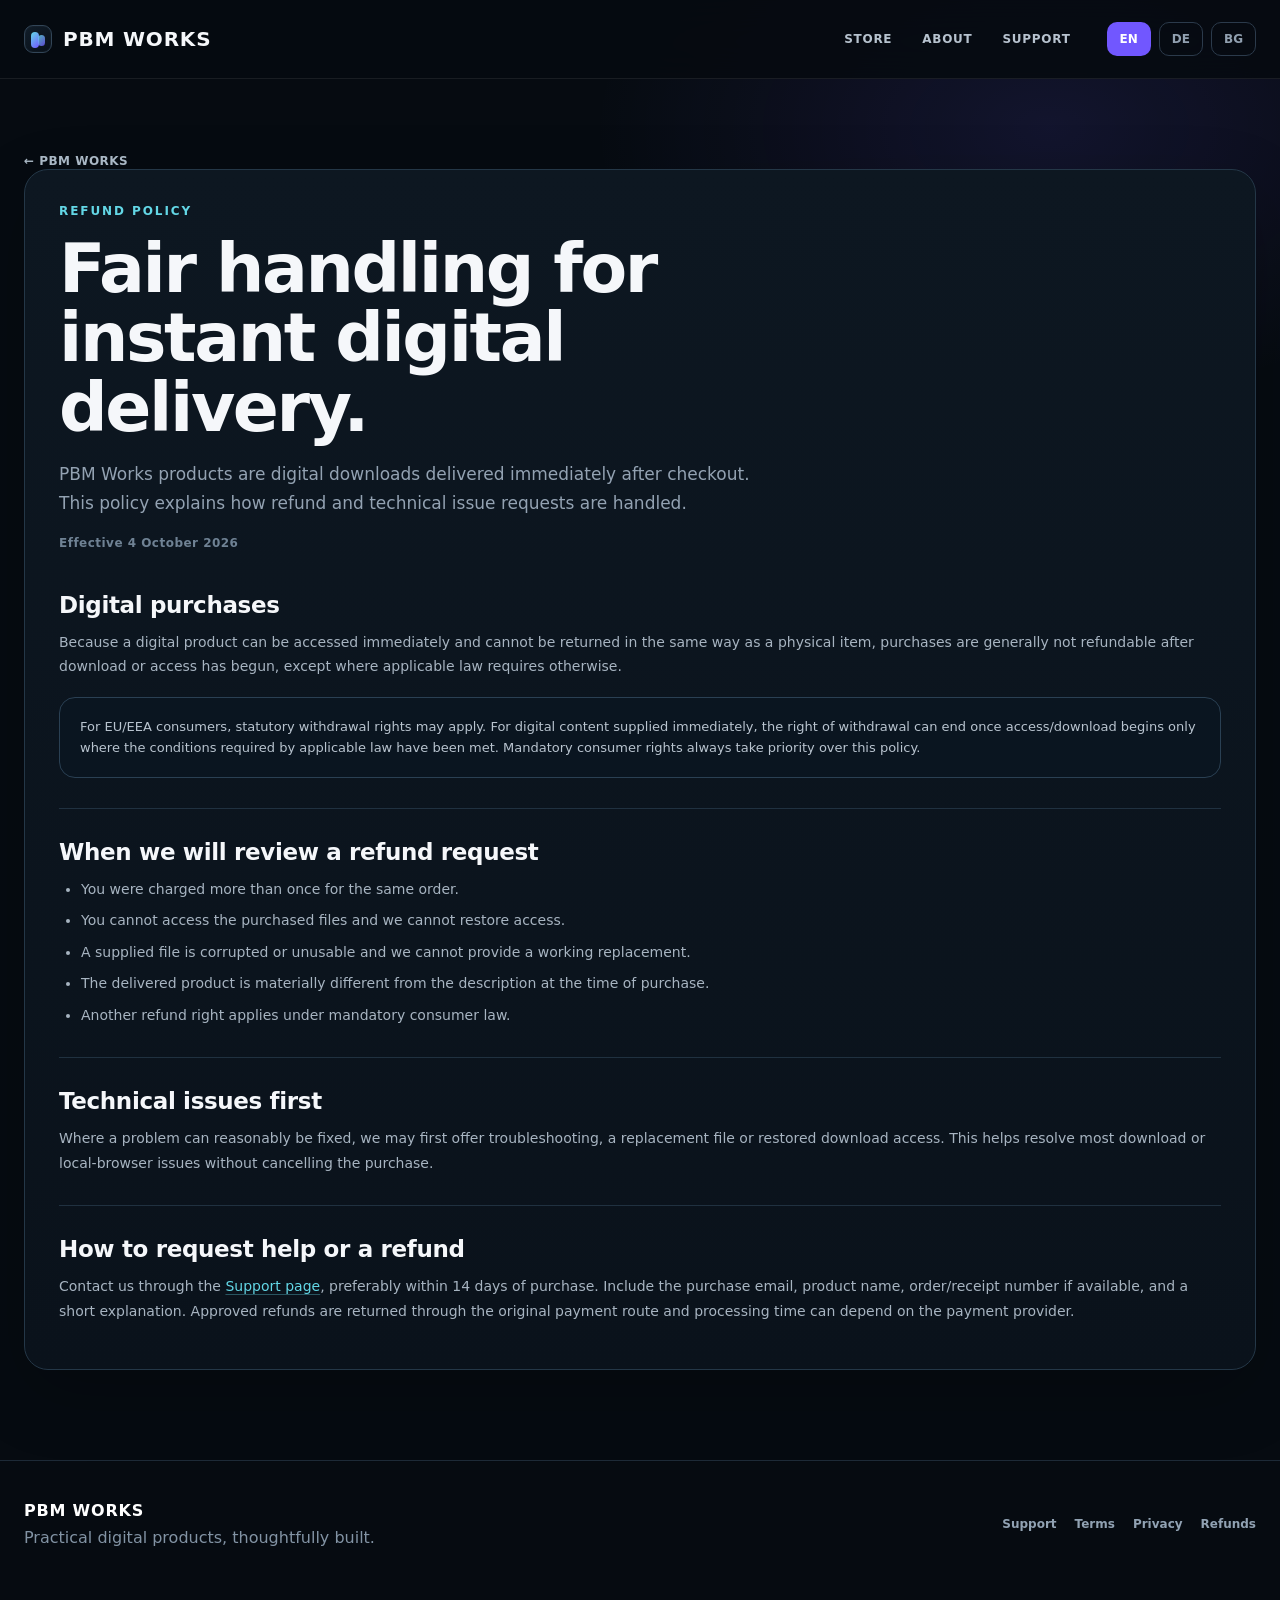
<file: refund.html>
<!doctype html><html lang="en"><head><meta charset="utf-8"><meta name="viewport" content="width=device-width,initial-scale=1">
  <meta name="robots" content="noindex,follow"><meta name="theme-color" content="#060b11"><meta name="description" content="PBM Works refund policy for digital downloads."><link rel="icon" href="favicon.svg" type="image/svg+xml"><title>Refund Policy | PBM Works</title><link rel="stylesheet" href="pbm-styles-v7.css"></head><body class="legal-page"><header class="site-header scrolled"><div class="wrap nav"><a class="brand brand-mark" href="index.html" aria-label="PBM Works home"><span class="brand-glyph" aria-hidden="true"></span><span>PBM WORKS</span></a><nav class="navlinks" aria-label="Primary navigation"><a href="index.html#store" data-nav-en="STORE" data-nav-de="SHOP" data-nav-bg="МАГАЗИН">STORE</a><a href="index.html#about" data-nav-en="ABOUT" data-nav-de="ÜBER UNS" data-nav-bg="ЗА НАС">ABOUT</a><a href="support.html" data-nav-en="SUPPORT" data-nav-de="SUPPORT" data-nav-bg="ПОМОЩ">SUPPORT</a></nav><div class="langs desktop" aria-label="Language switcher"><button class="lang" data-legal-switch="en">EN</button><button class="lang" data-legal-switch="de">DE</button><button class="lang" data-legal-switch="bg">BG</button></div><button id="mobile-menu" class="mobile-menu" aria-controls="mobile-panel" aria-expanded="false">Menu</button></div><div id="mobile-panel" class="mobile-panel"><a href="index.html#store" data-nav-en="STORE" data-nav-de="SHOP" data-nav-bg="МАГАЗИН">STORE</a><a href="index.html#about" data-nav-en="ABOUT" data-nav-de="ÜBER UNS" data-nav-bg="ЗА НАС">ABOUT</a><a href="support.html" data-nav-en="SUPPORT" data-nav-de="SUPPORT" data-nav-bg="ПОМОЩ">SUPPORT</a><div class="mobile-langs"><button class="lang" data-legal-switch="en">EN</button><button class="lang" data-legal-switch="de">DE</button><button class="lang" data-legal-switch="bg">BG</button></div></div></header><main class="legal-main"><div class="wrap"><a class="legal-nav-home" href="index.html">← PBM WORKS</a><div class="legal-card"><article class="legal-lang" data-legal-lang="en"><div class="legal-hero"><div class="legal-kicker">REFUND POLICY</div><h1>Fair handling for instant digital delivery.</h1><p>PBM Works products are digital downloads delivered immediately after checkout. This policy explains how refund and technical issue requests are handled.</p><div class="legal-updated">Effective 4 October 2026</div></div><section class="legal-section"><h2>Digital purchases</h2><p>Because a digital product can be accessed immediately and cannot be returned in the same way as a physical item, purchases are generally not refundable after download or access has begun, except where applicable law requires otherwise.</p><div class="legal-callout">For EU/EEA consumers, statutory withdrawal rights may apply. For digital content supplied immediately, the right of withdrawal can end once access/download begins only where the conditions required by applicable law have been met. Mandatory consumer rights always take priority over this policy.</div></section><section class="legal-section"><h2>When we will review a refund request</h2><ul><li>You were charged more than once for the same order.</li><li>You cannot access the purchased files and we cannot restore access.</li><li>A supplied file is corrupted or unusable and we cannot provide a working replacement.</li><li>The delivered product is materially different from the description at the time of purchase.</li><li>Another refund right applies under mandatory consumer law.</li></ul></section><section class="legal-section"><h2>Technical issues first</h2><p>Where a problem can reasonably be fixed, we may first offer troubleshooting, a replacement file or restored download access. This helps resolve most download or local-browser issues without cancelling the purchase.</p></section><section class="legal-section"><h2>How to request help or a refund</h2><p>Contact us through the <a href="support.html">Support page</a>, preferably within 14 days of purchase. Include the purchase email, product name, order/receipt number if available, and a short explanation. Approved refunds are returned through the original payment route and processing time can depend on the payment provider.</p></section></article>
<article class="legal-lang" data-legal-lang="de"><div class="legal-hero"><div class="legal-kicker">ERSTATTUNGSRICHTLINIE</div><h1>Faire Regeln für sofortige digitale Lieferung.</h1><p>PBM-Works-Produkte sind digitale Downloads, die nach dem Checkout sofort bereitgestellt werden. Diese Richtlinie erklärt, wie Erstattungs- und technische Anfragen behandelt werden.</p><div class="legal-updated">Gültig ab 4. Oktober 2026</div></div><section class="legal-section"><h2>Digitale Käufe</h2><p>Da ein digitales Produkt sofort zugänglich sein kann und nicht wie ein physischer Artikel zurückgegeben werden kann, sind Käufe nach Beginn des Downloads oder Zugriffs grundsätzlich nicht erstattungsfähig, außer wenn zwingendes Recht etwas anderes verlangt.</p><div class="legal-callout">Für Verbraucher in EU/EWR können gesetzliche Widerrufsrechte gelten. Bei sofort bereitgestellten digitalen Inhalten kann das Widerrufsrecht nach Beginn des Zugriffs/Downloads nur entfallen, wenn die gesetzlichen Voraussetzungen dafür erfüllt sind. Zwingende Verbraucherrechte gehen dieser Richtlinie immer vor.</div></section><section class="legal-section"><h2>Wann wir eine Erstattung prüfen</h2><ul><li>Du wurdest für dieselbe Bestellung mehrfach belastet.</li><li>Du kannst auf die gekauften Dateien nicht zugreifen und wir können den Zugang nicht wiederherstellen.</li><li>Eine Datei ist beschädigt oder unbrauchbar und wir können keinen funktionierenden Ersatz liefern.</li><li>Das gelieferte Produkt weicht wesentlich von der Beschreibung zum Kaufzeitpunkt ab.</li><li>Ein weiterer Erstattungsanspruch besteht nach zwingendem Verbraucherrecht.</li></ul></section><section class="legal-section"><h2>Zuerst technische Lösung</h2><p>Wenn ein Problem sinnvoll behoben werden kann, bieten wir zunächst Fehlerbehebung, Ersatzdatei oder erneuten Download-Zugang an. So lassen sich die meisten Download- und lokalen Browserprobleme lösen.</p></section><section class="legal-section"><h2>So stellst du eine Anfrage</h2><p>Kontaktiere uns über die <a href="support.html">Support-Seite</a>, möglichst innerhalb von 14 Tagen nach dem Kauf. Nenne Kauf-E-Mail, Produkt, Bestell-/Belegnummer (falls vorhanden) und eine kurze Beschreibung. Genehmigte Erstattungen erfolgen über den ursprünglichen Zahlungsweg; die Bearbeitungszeit hängt vom Zahlungsanbieter ab.</p></section></article>
<article class="legal-lang" data-legal-lang="bg"><div class="legal-hero"><div class="legal-kicker">ВЪЗСТАНОВЯВАНЕ НА СУМИ</div><h1>Ясни правила при незабавна дигитална доставка.</h1><p>Продуктите на PBM Works са дигитални файлове, които се предоставят веднага след checkout. Тази политика обяснява как разглеждаме искания за възстановяване и технически проблеми.</p><div class="legal-updated">В сила от 4 октомври 2026 г.</div></div><section class="legal-section"><h2>Дигитални покупки</h2><p>Тъй като дигиталният продукт може да бъде достъпен веднага и не може да бъде върнат като физическа стока, покупките по принцип не подлежат на възстановяване след започване на изтегляне или достъп, освен когато приложимото законодателство изисква друго.</p><div class="legal-callout">За потребители в ЕС/ЕИП могат да важат законови права на отказ. При дигитално съдържание, предоставено веднага, правото на отказ може да приключи след започване на достъп/изтегляне само ако са изпълнени изискваните от закона условия. Задължителните потребителски права винаги имат предимство пред тази политика.</div></section><section class="legal-section"><h2>Кога ще разгледаме искане за възстановяване</h2><ul><li>Таксуван си повече от веднъж за една и съща поръчка.</li><li>Нямаш достъп до купените файлове и не можем да възстановим достъпа.</li><li>Получен файл е повреден или неизползваем и не можем да предоставим работещо копие.</li><li>Полученият продукт съществено се различава от описанието към момента на покупката.</li><li>Има друго задължително право на възстановяване по приложимото потребителско законодателство.</li></ul></section><section class="legal-section"><h2>Първо решаваме техническия проблем</h2><p>Когато проблемът може разумно да бъде поправен, първо можем да предложим помощ, заместващ файл или възстановен достъп до изтеглянето. Повечето проблеми с download или локален браузър се решават по този начин.</p></section><section class="legal-section"><h2>Как да поискаш помощ или възстановяване</h2><p>Свържи се с нас през страницата <a href="support.html">Помощ</a>, за предпочитане до 14 дни след покупката. Посочи имейла за покупката, продукта, номер на поръчка/разписка ако е наличен и кратко описание. Одобрените възстановявания се връщат по първоначалния платежен метод, а срокът зависи от платежния доставчик.</p></section></article></div></div></main><footer><div class="wrap footer-row"><div><b>PBM WORKS</b><div class="footer-tag">Practical digital products, thoughtfully built.</div></div><nav class="footer-links"><a href="support.html">Support</a><a href="terms.html">Terms</a><a href="privacy.html">Privacy</a><a href="refund.html">Refunds</a></nav></div></footer><script>
(() => {
  const langs=['en','de','bg'];
  let lang=localStorage.getItem('pbm-lang')||'en'; if(!langs.includes(lang)) lang='en';
  const apply=()=>{
    document.documentElement.lang=lang;
    document.querySelectorAll('[data-legal-lang]').forEach(x=>x.classList.toggle('active',x.dataset.legalLang===lang));
    document.querySelectorAll('[data-legal-switch]').forEach(x=>x.classList.toggle('active',x.dataset.legalSwitch===lang));
    document.querySelectorAll('[data-nav-en]').forEach(x=>x.textContent=x.dataset['nav'+lang.charAt(0).toUpperCase()+lang.slice(1)]||x.dataset.navEn);
  };
  document.querySelectorAll('[data-legal-switch]').forEach(b=>b.addEventListener('click',()=>{lang=b.dataset.legalSwitch;localStorage.setItem('pbm-lang',lang);apply();}));
  const btn=document.getElementById('mobile-menu'), panel=document.getElementById('mobile-panel');
  if(btn&&panel){btn.addEventListener('click',()=>{const open=panel.classList.toggle('open');document.body.classList.toggle('menu-open',open);btn.setAttribute('aria-expanded',String(open));btn.textContent=open?'Close':'Menu';});}
  apply();
})();
</script></body></html>
</file>
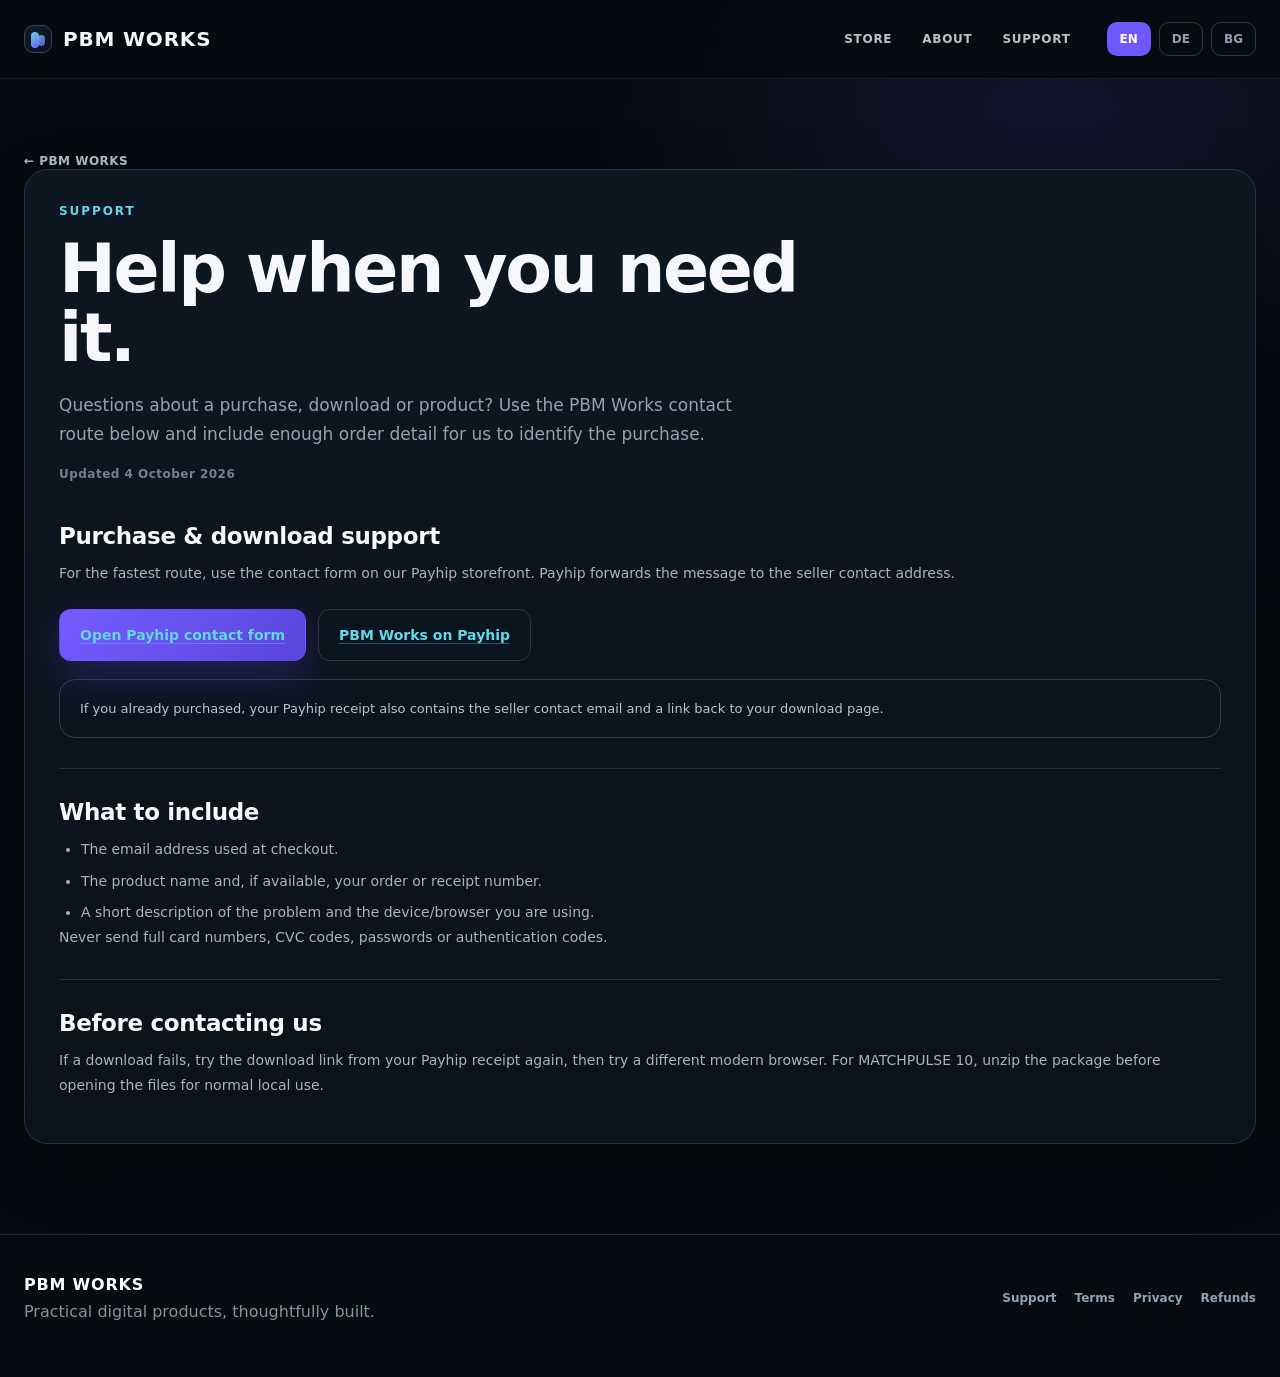
<file: support.html>
<!doctype html><html lang="en"><head><meta charset="utf-8"><meta name="viewport" content="width=device-width,initial-scale=1">
  <meta name="robots" content="noindex,follow"><meta name="theme-color" content="#060b11"><meta name="description" content="PBM Works customer support for purchases and digital downloads."><link rel="icon" href="favicon.svg" type="image/svg+xml"><title>Support | PBM Works</title><link rel="stylesheet" href="pbm-styles-v7.css"></head><body class="legal-page"><header class="site-header scrolled"><div class="wrap nav"><a class="brand brand-mark" href="index.html" aria-label="PBM Works home"><span class="brand-glyph" aria-hidden="true"></span><span>PBM WORKS</span></a><nav class="navlinks" aria-label="Primary navigation"><a href="index.html#store" data-nav-en="STORE" data-nav-de="SHOP" data-nav-bg="МАГАЗИН">STORE</a><a href="index.html#about" data-nav-en="ABOUT" data-nav-de="ÜBER UNS" data-nav-bg="ЗА НАС">ABOUT</a><a href="support.html" data-nav-en="SUPPORT" data-nav-de="SUPPORT" data-nav-bg="ПОМОЩ">SUPPORT</a></nav><div class="langs desktop" aria-label="Language switcher"><button class="lang" data-legal-switch="en">EN</button><button class="lang" data-legal-switch="de">DE</button><button class="lang" data-legal-switch="bg">BG</button></div><button id="mobile-menu" class="mobile-menu" aria-controls="mobile-panel" aria-expanded="false">Menu</button></div><div id="mobile-panel" class="mobile-panel"><a href="index.html#store" data-nav-en="STORE" data-nav-de="SHOP" data-nav-bg="МАГАЗИН">STORE</a><a href="index.html#about" data-nav-en="ABOUT" data-nav-de="ÜBER UNS" data-nav-bg="ЗА НАС">ABOUT</a><a href="support.html" data-nav-en="SUPPORT" data-nav-de="SUPPORT" data-nav-bg="ПОМОЩ">SUPPORT</a><div class="mobile-langs"><button class="lang" data-legal-switch="en">EN</button><button class="lang" data-legal-switch="de">DE</button><button class="lang" data-legal-switch="bg">BG</button></div></div></header><main class="legal-main"><div class="wrap"><a class="legal-nav-home" href="index.html">← PBM WORKS</a><div class="legal-card"><article class="legal-lang" data-legal-lang="en"><div class="legal-hero"><div class="legal-kicker">SUPPORT</div><h1>Help when you need it.</h1><p>Questions about a purchase, download or product? Use the PBM Works contact route below and include enough order detail for us to identify the purchase.</p><div class="legal-updated">Updated 4 October 2026</div></div><section class="legal-section"><h2>Purchase & download support</h2><p>For the fastest route, use the contact form on our Payhip storefront. Payhip forwards the message to the seller contact address.</p><div class="legal-actions"><a class="btn primary" href="https://payhip.com/PBMWorks/contact" target="_blank" rel="noopener">Open Payhip contact form</a><a class="btn secondary" href="https://payhip.com/PBMWorks" target="_blank" rel="noopener">PBM Works on Payhip</a></div><div class="legal-callout">If you already purchased, your Payhip receipt also contains the seller contact email and a link back to your download page.</div></section><section class="legal-section"><h2>What to include</h2><ul><li>The email address used at checkout.</li><li>The product name and, if available, your order or receipt number.</li><li>A short description of the problem and the device/browser you are using.</li></ul><p>Never send full card numbers, CVC codes, passwords or authentication codes.</p></section><section class="legal-section"><h2>Before contacting us</h2><p>If a download fails, try the download link from your Payhip receipt again, then try a different modern browser. For MATCHPULSE 10, unzip the package before opening the files for normal local use.</p></section></article>
<article class="legal-lang" data-legal-lang="de"><div class="legal-hero"><div class="legal-kicker">SUPPORT</div><h1>Hilfe, wenn du sie brauchst.</h1><p>Fragen zu Kauf, Download oder Produkt? Nutze den PBM-Works-Kontaktweg unten und gib genügend Bestelldaten an, damit wir den Kauf zuordnen können.</p><div class="legal-updated">Aktualisiert am 4. Oktober 2026</div></div><section class="legal-section"><h2>Kauf- & Download-Support</h2><p>Am schnellsten erreichst du uns über das Kontaktformular unseres Payhip-Stores. Payhip leitet die Nachricht an die Verkäufer-Kontaktadresse weiter.</p><div class="legal-actions"><a class="btn primary" href="https://payhip.com/PBMWorks/contact" target="_blank" rel="noopener">Payhip-Kontaktformular öffnen</a><a class="btn secondary" href="https://payhip.com/PBMWorks" target="_blank" rel="noopener">PBM Works auf Payhip</a></div><div class="legal-callout">Wenn du bereits gekauft hast, enthält deine Payhip-Quittung außerdem die Kontaktadresse des Verkäufers und einen Link zu deiner Download-Seite.</div></section><section class="legal-section"><h2>Was du angeben solltest</h2><ul><li>Die beim Checkout verwendete E-Mail-Adresse.</li><li>Produktname und, falls vorhanden, Bestell- oder Belegnummer.</li><li>Kurze Fehlerbeschreibung sowie Gerät und Browser.</li></ul><p>Sende niemals vollständige Kartennummern, CVC-Codes, Passwörter oder Authentifizierungscodes.</p></section><section class="legal-section"><h2>Vor der Kontaktaufnahme</h2><p>Wenn ein Download fehlschlägt, versuche zuerst den Link aus deiner Payhip-Quittung erneut und danach einen anderen modernen Browser. Bei MATCHPULSE 10 entpacke das Paket, bevor du die Dateien lokal öffnest.</p></section></article>
<article class="legal-lang" data-legal-lang="bg"><div class="legal-hero"><div class="legal-kicker">ПОМОЩ</div><h1>Помощ, когато ти потрябва.</h1><p>Имаш въпрос за покупка, изтегляне или продукт? Използвай контакта на PBM Works по-долу и добави достатъчно информация, за да намерим поръчката.</p><div class="legal-updated">Обновено на 4 октомври 2026 г.</div></div><section class="legal-section"><h2>Помощ при покупка и изтегляне</h2><p>Най-бързият начин е формата за контакт в магазина ни в Payhip. Payhip препраща съобщението към адреса за контакт на продавача.</p><div class="legal-actions"><a class="btn primary" href="https://payhip.com/PBMWorks/contact" target="_blank" rel="noopener">Отвори формата за контакт</a><a class="btn secondary" href="https://payhip.com/PBMWorks" target="_blank" rel="noopener">PBM Works в Payhip</a></div><div class="legal-callout">Ако вече си купил продукта, в разписката от Payhip има и контакт с продавача, както и линк към страницата за изтегляне.</div></section><section class="legal-section"><h2>Какво да изпратиш</h2><ul><li>Имейла, използван при покупката.</li><li>Името на продукта и, ако е наличен, номер на поръчка или разписка.</li><li>Кратко описание на проблема и какво устройство/браузър използваш.</li></ul><p>Никога не изпращай пълен номер на карта, CVC код, парола или код за удостоверяване.</p></section><section class="legal-section"><h2>Преди да се свържеш с нас</h2><p>Ако изтеглянето не тръгва, опитай отново линка в разписката от Payhip и след това друг модерен браузър. За MATCHPULSE 10 първо разархивирай пакета и след това отвори файловете локално.</p></section></article></div></div></main><footer><div class="wrap footer-row"><div><b>PBM WORKS</b><div class="footer-tag">Practical digital products, thoughtfully built.</div></div><nav class="footer-links"><a href="support.html">Support</a><a href="terms.html">Terms</a><a href="privacy.html">Privacy</a><a href="refund.html">Refunds</a></nav></div></footer><script>
(() => {
  const langs=['en','de','bg'];
  let lang=localStorage.getItem('pbm-lang')||'en'; if(!langs.includes(lang)) lang='en';
  const apply=()=>{
    document.documentElement.lang=lang;
    document.querySelectorAll('[data-legal-lang]').forEach(x=>x.classList.toggle('active',x.dataset.legalLang===lang));
    document.querySelectorAll('[data-legal-switch]').forEach(x=>x.classList.toggle('active',x.dataset.legalSwitch===lang));
    document.querySelectorAll('[data-nav-en]').forEach(x=>x.textContent=x.dataset['nav'+lang.charAt(0).toUpperCase()+lang.slice(1)]||x.dataset.navEn);
  };
  document.querySelectorAll('[data-legal-switch]').forEach(b=>b.addEventListener('click',()=>{lang=b.dataset.legalSwitch;localStorage.setItem('pbm-lang',lang);apply();}));
  const btn=document.getElementById('mobile-menu'), panel=document.getElementById('mobile-panel');
  if(btn&&panel){btn.addEventListener('click',()=>{const open=panel.classList.toggle('open');document.body.classList.toggle('menu-open',open);btn.setAttribute('aria-expanded',String(open));btn.textContent=open?'Close':'Menu';});}
  apply();
})();
</script></body></html>
</file>
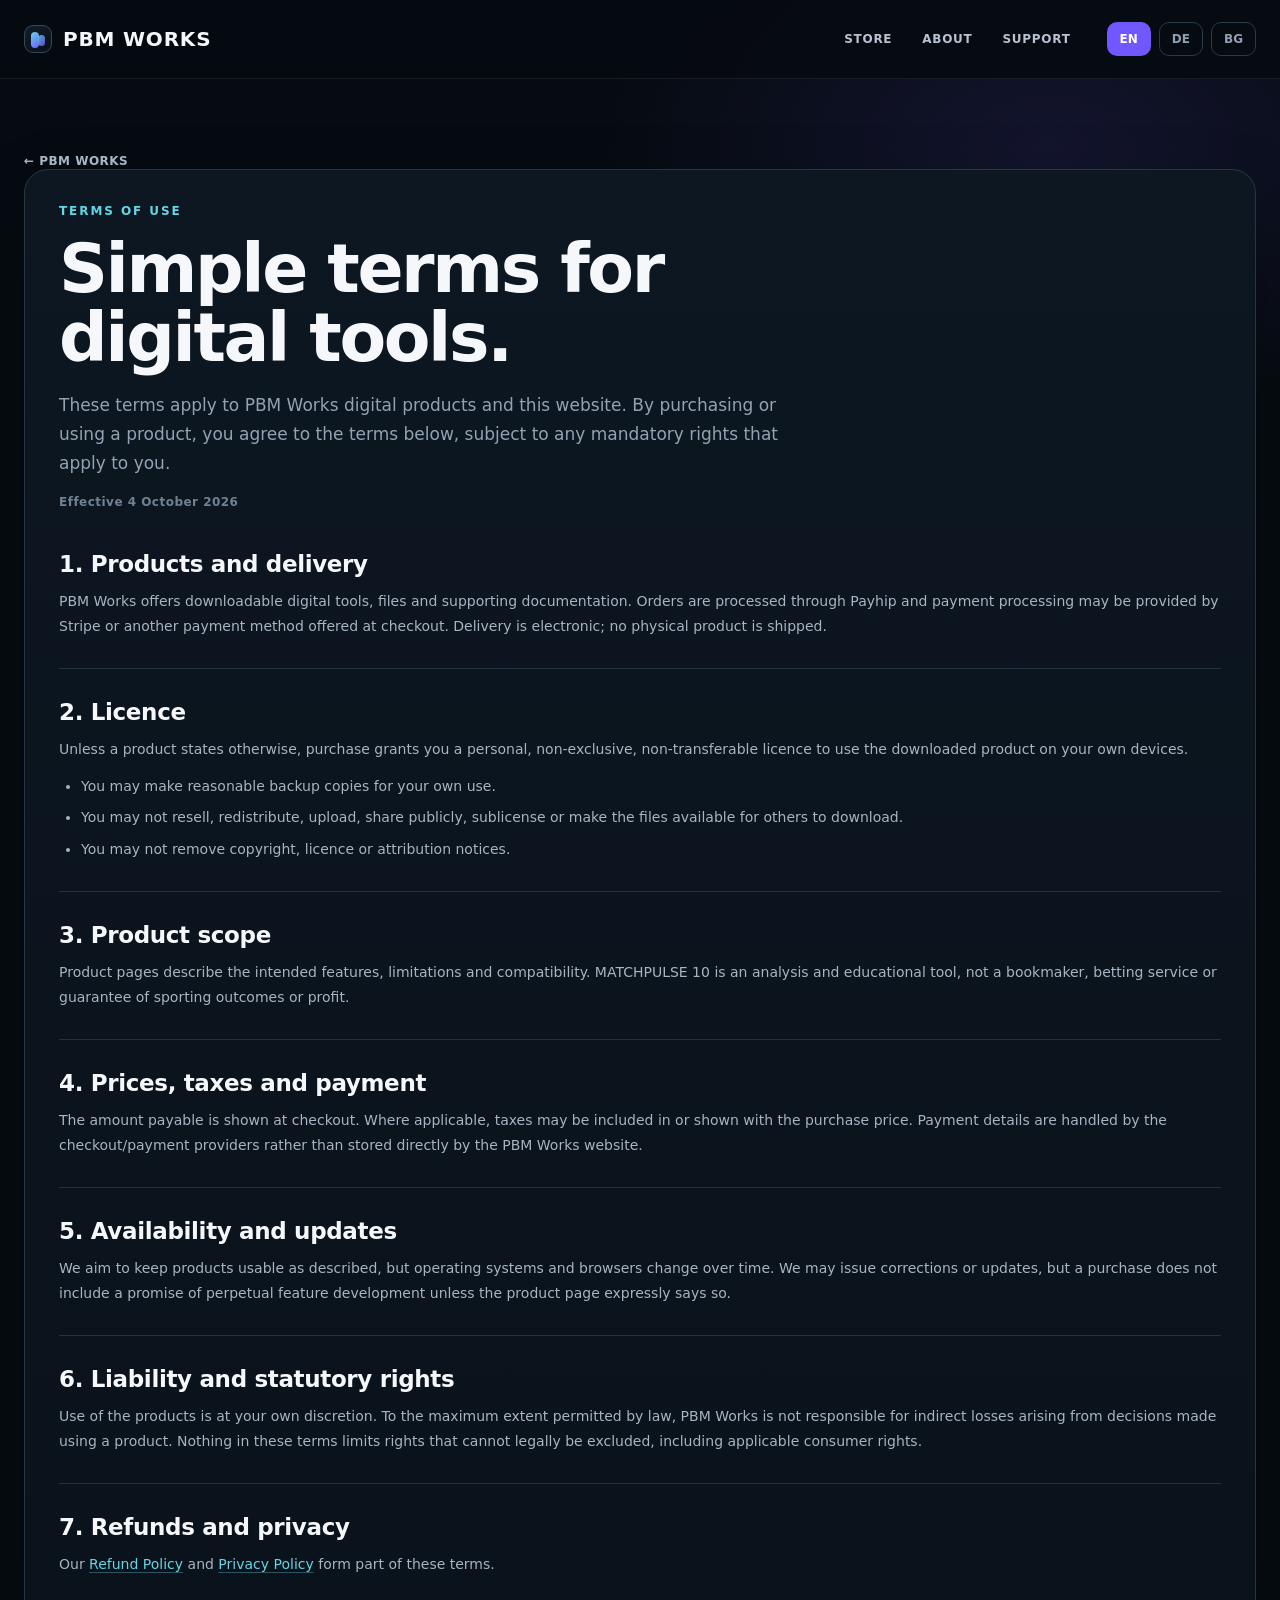
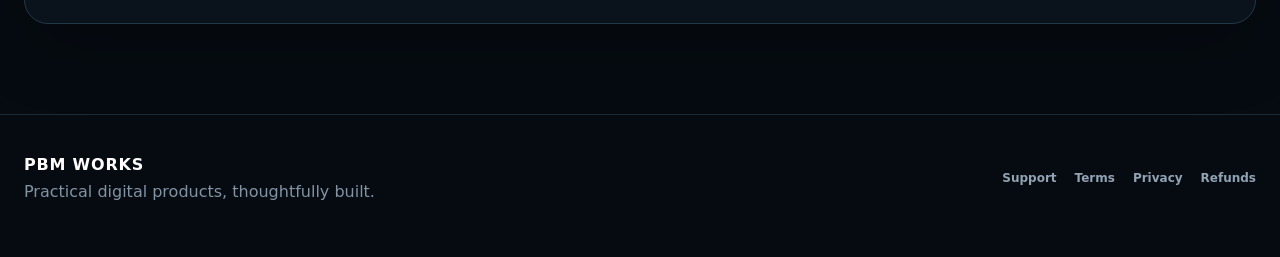
<file: terms.html>
<!doctype html><html lang="en"><head><meta charset="utf-8"><meta name="viewport" content="width=device-width,initial-scale=1">
  <meta name="robots" content="noindex,follow"><meta name="theme-color" content="#060b11"><meta name="description" content="PBM Works terms for digital products and website use."><link rel="icon" href="favicon.svg" type="image/svg+xml"><title>Terms of Use | PBM Works</title><link rel="stylesheet" href="pbm-styles-v7.css"></head><body class="legal-page"><header class="site-header scrolled"><div class="wrap nav"><a class="brand brand-mark" href="index.html" aria-label="PBM Works home"><span class="brand-glyph" aria-hidden="true"></span><span>PBM WORKS</span></a><nav class="navlinks" aria-label="Primary navigation"><a href="index.html#store" data-nav-en="STORE" data-nav-de="SHOP" data-nav-bg="МАГАЗИН">STORE</a><a href="index.html#about" data-nav-en="ABOUT" data-nav-de="ÜBER UNS" data-nav-bg="ЗА НАС">ABOUT</a><a href="support.html" data-nav-en="SUPPORT" data-nav-de="SUPPORT" data-nav-bg="ПОМОЩ">SUPPORT</a></nav><div class="langs desktop" aria-label="Language switcher"><button class="lang" data-legal-switch="en">EN</button><button class="lang" data-legal-switch="de">DE</button><button class="lang" data-legal-switch="bg">BG</button></div><button id="mobile-menu" class="mobile-menu" aria-controls="mobile-panel" aria-expanded="false">Menu</button></div><div id="mobile-panel" class="mobile-panel"><a href="index.html#store" data-nav-en="STORE" data-nav-de="SHOP" data-nav-bg="МАГАЗИН">STORE</a><a href="index.html#about" data-nav-en="ABOUT" data-nav-de="ÜBER UNS" data-nav-bg="ЗА НАС">ABOUT</a><a href="support.html" data-nav-en="SUPPORT" data-nav-de="SUPPORT" data-nav-bg="ПОМОЩ">SUPPORT</a><div class="mobile-langs"><button class="lang" data-legal-switch="en">EN</button><button class="lang" data-legal-switch="de">DE</button><button class="lang" data-legal-switch="bg">BG</button></div></div></header><main class="legal-main"><div class="wrap"><a class="legal-nav-home" href="index.html">← PBM WORKS</a><div class="legal-card"><article class="legal-lang" data-legal-lang="en"><div class="legal-hero"><div class="legal-kicker">TERMS OF USE</div><h1>Simple terms for digital tools.</h1><p>These terms apply to PBM Works digital products and this website. By purchasing or using a product, you agree to the terms below, subject to any mandatory rights that apply to you.</p><div class="legal-updated">Effective 4 October 2026</div></div><section class="legal-section"><h2>1. Products and delivery</h2><p>PBM Works offers downloadable digital tools, files and supporting documentation. Orders are processed through Payhip and payment processing may be provided by Stripe or another payment method offered at checkout. Delivery is electronic; no physical product is shipped.</p></section><section class="legal-section"><h2>2. Licence</h2><p>Unless a product states otherwise, purchase grants you a personal, non-exclusive, non-transferable licence to use the downloaded product on your own devices.</p><ul><li>You may make reasonable backup copies for your own use.</li><li>You may not resell, redistribute, upload, share publicly, sublicense or make the files available for others to download.</li><li>You may not remove copyright, licence or attribution notices.</li></ul></section><section class="legal-section"><h2>3. Product scope</h2><p>Product pages describe the intended features, limitations and compatibility. MATCHPULSE 10 is an analysis and educational tool, not a bookmaker, betting service or guarantee of sporting outcomes or profit.</p></section><section class="legal-section"><h2>4. Prices, taxes and payment</h2><p>The amount payable is shown at checkout. Where applicable, taxes may be included in or shown with the purchase price. Payment details are handled by the checkout/payment providers rather than stored directly by the PBM Works website.</p></section><section class="legal-section"><h2>5. Availability and updates</h2><p>We aim to keep products usable as described, but operating systems and browsers change over time. We may issue corrections or updates, but a purchase does not include a promise of perpetual feature development unless the product page expressly says so.</p></section><section class="legal-section"><h2>6. Liability and statutory rights</h2><p>Use of the products is at your own discretion. To the maximum extent permitted by law, PBM Works is not responsible for indirect losses arising from decisions made using a product. Nothing in these terms limits rights that cannot legally be excluded, including applicable consumer rights.</p></section><section class="legal-section"><h2>7. Refunds and privacy</h2><p>Our <a href="refund.html">Refund Policy</a> and <a href="privacy.html">Privacy Policy</a> form part of these terms.</p></section></article>
<article class="legal-lang" data-legal-lang="de"><div class="legal-hero"><div class="legal-kicker">NUTZUNGSBEDINGUNGEN</div><h1>Klare Regeln für digitale Tools.</h1><p>Diese Bedingungen gelten für digitale Produkte von PBM Works und diese Website. Mit dem Kauf oder der Nutzung eines Produkts stimmst du ihnen zu, vorbehaltlich zwingender gesetzlicher Rechte.</p><div class="legal-updated">Gültig ab 4. Oktober 2026</div></div><section class="legal-section"><h2>1. Produkte und Auslieferung</h2><p>PBM Works bietet herunterladbare digitale Tools, Dateien und begleitende Dokumentation. Bestellungen werden über Payhip verarbeitet; die Zahlungsabwicklung kann über Stripe oder eine andere im Checkout angebotene Methode erfolgen. Die Lieferung ist digital, es wird kein physischer Artikel versendet.</p></section><section class="legal-section"><h2>2. Lizenz</h2><p>Sofern beim Produkt nichts anderes angegeben ist, erhältst du eine persönliche, nicht ausschließliche und nicht übertragbare Lizenz zur Nutzung auf deinen eigenen Geräten.</p><ul><li>Angemessene Sicherungskopien für den eigenen Gebrauch sind erlaubt.</li><li>Weiterverkauf, Weitergabe, öffentliches Hochladen, Unterlizenzierung oder Bereitstellung zum Download für andere ist nicht erlaubt.</li><li>Urheberrechts-, Lizenz- oder Attributionshinweise dürfen nicht entfernt werden.</li></ul></section><section class="legal-section"><h2>3. Produktumfang</h2><p>Die Produktseite beschreibt Funktionen, Grenzen und Kompatibilität. MATCHPULSE 10 ist ein Analyse- und Lernwerkzeug, kein Buchmacher, Wettservice und keine Garantie für Sportergebnisse oder Gewinne.</p></section><section class="legal-section"><h2>4. Preise, Steuern und Zahlung</h2><p>Der zu zahlende Gesamtbetrag wird im Checkout angezeigt. Soweit erforderlich, können Steuern im Preis enthalten oder separat ausgewiesen sein. Zahlungsdaten werden von den Checkout-/Zahlungsanbietern verarbeitet und nicht direkt auf der PBM-Works-Website gespeichert.</p></section><section class="legal-section"><h2>5. Verfügbarkeit und Updates</h2><p>Wir möchten Produkte wie beschrieben nutzbar halten. Betriebssysteme und Browser ändern sich jedoch. Korrekturen oder Updates können bereitgestellt werden, ein Kauf beinhaltet aber keine Zusage fortlaufender Funktionsentwicklung, sofern dies nicht ausdrücklich angegeben ist.</p></section><section class="legal-section"><h2>6. Haftung und gesetzliche Rechte</h2><p>Die Nutzung erfolgt nach eigenem Ermessen. Soweit gesetzlich zulässig, haftet PBM Works nicht für indirekte Verluste aus Entscheidungen, die auf Basis eines Produkts getroffen wurden. Zwingende Rechte, insbesondere Verbraucherrechte, bleiben unberührt.</p></section><section class="legal-section"><h2>7. Erstattungen und Datenschutz</h2><p>Unsere <a href="refund.html">Erstattungsrichtlinie</a> und <a href="privacy.html">Datenschutzerklärung</a> sind Bestandteil dieser Bedingungen.</p></section></article>
<article class="legal-lang" data-legal-lang="bg"><div class="legal-hero"><div class="legal-kicker">УСЛОВИЯ ЗА ПОЛЗВАНЕ</div><h1>Ясни условия за дигитални инструменти.</h1><p>Тези условия важат за дигиталните продукти на PBM Works и за този сайт. С покупката или използването на продукт се съгласяваш с тях, без това да ограничава задължителни права, които законът ти дава.</p><div class="legal-updated">В сила от 4 октомври 2026 г.</div></div><section class="legal-section"><h2>1. Продукти и доставка</h2><p>PBM Works предлага дигитални инструменти, файлове и придружаваща документация за изтегляне. Поръчките се обработват чрез Payhip, а плащанията могат да се обработват от Stripe или друг метод, показан при checkout. Доставката е електронна и не се изпраща физически продукт.</p></section><section class="legal-section"><h2>2. Лиценз</h2><p>Освен ако за конкретен продукт не е посочено друго, покупката дава личен, неизключителен и непрехвърляем лиценз за използване на продукта на собствени устройства.</p><ul><li>Можеш да пазиш разумен брой резервни копия за лична употреба.</li><li>Не можеш да препродаваш, разпространяваш, публикуваш, споделяш, сублицензираш или предоставяш файловете за изтегляне от други лица.</li><li>Не можеш да премахваш бележки за авторски права, лиценз или авторство.</li></ul></section><section class="legal-section"><h2>3. Обхват на продукта</h2><p>Продуктовата страница описва функциите, ограниченията и съвместимостта. MATCHPULSE 10 е инструмент за анализ и образователна употреба, а не букмейкър, услуга за залагания или гаранция за спортен резултат или печалба.</p></section><section class="legal-section"><h2>4. Цени, данъци и плащане</h2><p>Крайната дължима сума се показва при checkout. Когато е приложимо, данъците могат да бъдат включени в цената или показани отделно. Платежните данни се обработват от доставчиците на checkout/плащане и не се съхраняват директно от сайта на PBM Works.</p></section><section class="legal-section"><h2>5. Наличност и обновявания</h2><p>Стремим се продуктите да продължават да работят както са описани, но операционните системи и браузърите се променят. Можем да пускаме поправки и обновявания, но покупката не включва обещание за безкрайно развитие на функциите, освен ако изрично не е посочено друго.</p></section><section class="legal-section"><h2>6. Отговорност и законови права</h2><p>Използването на продуктите е по твоя преценка. В максималната степен, позволена от закона, PBM Works не носи отговорност за непреки загуби от решения, взети въз основа на продукт. Нищо тук не ограничава права, които законът не позволява да бъдат изключени, включително приложими потребителски права.</p></section><section class="legal-section"><h2>7. Възстановяване и поверителност</h2><p>Нашата <a href="refund.html">Политика за възстановяване</a> и <a href="privacy.html">Политика за поверителност</a> са част от тези условия.</p></section></article></div></div></main><footer><div class="wrap footer-row"><div><b>PBM WORKS</b><div class="footer-tag">Practical digital products, thoughtfully built.</div></div><nav class="footer-links"><a href="support.html">Support</a><a href="terms.html">Terms</a><a href="privacy.html">Privacy</a><a href="refund.html">Refunds</a></nav></div></footer><script>
(() => {
  const langs=['en','de','bg'];
  let lang=localStorage.getItem('pbm-lang')||'en'; if(!langs.includes(lang)) lang='en';
  const apply=()=>{
    document.documentElement.lang=lang;
    document.querySelectorAll('[data-legal-lang]').forEach(x=>x.classList.toggle('active',x.dataset.legalLang===lang));
    document.querySelectorAll('[data-legal-switch]').forEach(x=>x.classList.toggle('active',x.dataset.legalSwitch===lang));
    document.querySelectorAll('[data-nav-en]').forEach(x=>x.textContent=x.dataset['nav'+lang.charAt(0).toUpperCase()+lang.slice(1)]||x.dataset.navEn);
  };
  document.querySelectorAll('[data-legal-switch]').forEach(b=>b.addEventListener('click',()=>{lang=b.dataset.legalSwitch;localStorage.setItem('pbm-lang',lang);apply();}));
  const btn=document.getElementById('mobile-menu'), panel=document.getElementById('mobile-panel');
  if(btn&&panel){btn.addEventListener('click',()=>{const open=panel.classList.toggle('open');document.body.classList.toggle('menu-open',open);btn.setAttribute('aria-expanded',String(open));btn.textContent=open?'Close':'Menu';});}
  apply();
})();
</script></body></html>
</file>
<file: pbm-styles-v7.css>
:root{
  --bg:#060b11;
  --bg-2:#081019;
  --panel:#0d151f;
  --panel-2:#111c29;
  --line:#223141;
  --text:#f5f7fa;
  --muted:#93a2b2;
  --accent:#7157ff;
  --accent-2:#5a45de;
  --cyan:#63d7e6;
  --mint:#7ae3b1;
  --orange:#ff7b4d;
  --max:1320px;
  --header:78px;
}
*{box-sizing:border-box}
html{scroll-behavior:smooth;background:var(--bg)}
body{margin:0;background:var(--bg);color:var(--text);font-family:"Segoe UI Variable Text","Segoe UI",Inter,ui-sans-serif,system-ui,-apple-system,BlinkMacSystemFont,Roboto,Arial,sans-serif;-webkit-font-smoothing:antialiased;text-rendering:optimizeLegibility}
body.menu-open{overflow:hidden}
a{color:inherit;text-decoration:none}
button,input,summary{font:inherit}
button{color:inherit}
img{display:block;max-width:100%}
.wrap{width:min(var(--max),calc(100% - 48px));margin-inline:auto}
.sr-only{position:absolute;width:1px;height:1px;padding:0;margin:-1px;overflow:hidden;clip:rect(0,0,0,0);white-space:nowrap;border:0}
.skip-link{position:fixed;left:12px;top:-50px;z-index:1000;background:#fff;color:#111;padding:10px 14px;border-radius:8px}.skip-link:focus{top:12px}

.site-header{position:fixed;inset:0 0 auto;z-index:50;transition:background .25s ease,border-color .25s ease,backdrop-filter .25s ease}
.site-header.scrolled{background:rgba(6,11,17,.88);backdrop-filter:blur(18px);border-bottom:1px solid rgba(255,255,255,.08)}
.nav{height:var(--header);display:flex;align-items:center;gap:36px;border-bottom:1px solid rgba(255,255,255,.08)}
.site-header.scrolled .nav{border-bottom-color:transparent}
.brand{font-weight:800;letter-spacing:.04em;font-size:20px;margin-right:auto}
.brand-mark{display:inline-flex;align-items:center;gap:11px}
.brand-glyph{width:28px;height:28px;border-radius:9px;border:1px solid #324557;position:relative;background:linear-gradient(145deg,#111d29,#081019);box-shadow:inset 0 0 0 1px rgba(255,255,255,.02)}
.brand-glyph:before,.brand-glyph:after{content:"";position:absolute;border-radius:4px;background:linear-gradient(135deg,var(--cyan),var(--accent))}
.brand-glyph:before{width:8px;height:16px;left:6px;top:6px}.brand-glyph:after{width:7px;height:11px;right:6px;bottom:6px;opacity:.8}
.navlinks{display:flex;gap:30px;color:#b7c3cf;font-size:12px;font-weight:700;letter-spacing:.06em}
.navlinks a{position:relative;padding:10px 0}
.navlinks a:after{content:"";position:absolute;left:0;right:100%;bottom:4px;height:1px;background:var(--cyan);transition:right .2s ease}
.navlinks a:hover:after,.navlinks a:focus-visible:after{right:0}
.langs{display:flex;gap:8px}.lang{padding:9px 12px;border-radius:10px;border:1px solid #2b3a4b;background:transparent;color:#91a0b0;font-size:12px;font-weight:900;cursor:pointer;transition:.2s ease}.lang:hover{color:#fff;border-color:#41566d}.lang.active{background:var(--accent);color:#fff;border-color:transparent}
.mobile-menu{display:none;padding:10px 13px;border:1px solid #2b3a4b;border-radius:10px;background:#0b1520;font-size:12px;font-weight:800;cursor:pointer}
.mobile-panel{display:none}

.hero{min-height:820px;position:relative;overflow:hidden;background:radial-gradient(900px 680px at 78% 17%,rgba(88,74,255,.34),transparent 58%),radial-gradient(700px 520px at 94% 62%,rgba(44,190,214,.12),transparent 58%),linear-gradient(180deg,#08111b 0%,#071019 66%,#060b11 100%)}
.hero:before{content:"";position:absolute;inset:0;background:linear-gradient(rgba(255,255,255,.018) 1px,transparent 1px);background-size:100% 54px;mask-image:linear-gradient(to bottom,#000,transparent 82%);pointer-events:none}
.hero:after{content:"";position:absolute;right:-200px;top:120px;width:520px;height:520px;border:1px solid rgba(255,255,255,.04);border-radius:50%;box-shadow:0 0 0 80px rgba(255,255,255,.009),0 0 0 170px rgba(255,255,255,.006);pointer-events:none}
.hero-grid{padding-top:160px;display:grid;grid-template-columns:1.05fr .95fr;gap:70px;align-items:center;position:relative;z-index:2}
.eyebrow{color:var(--cyan);font-size:12px;font-weight:800;letter-spacing:.18em;margin-bottom:20px}
.hero h1,.product-hero h1{font-size:clamp(52px,5.7vw,78px);line-height:1;letter-spacing:-.035em;margin:0 0 28px;white-space:pre-line;font-weight:800;text-wrap:balance}
.hero-copy{font-size:20px;line-height:1.6;color:var(--muted);max-width:610px}
.actions{display:flex;gap:14px;margin:34px 0 24px}
.btn{display:inline-flex;min-height:52px;align-items:center;justify-content:center;padding:0 20px;border-radius:12px;border:1px solid #2a394a;font-weight:850;font-size:14px;background:#0d1722;cursor:pointer;transition:transform .18s ease,background .18s ease,border-color .18s ease,box-shadow .18s ease}
.btn:hover{transform:translateY(-1px);border-color:#42576c}.btn:active{transform:translateY(0)}
.btn.primary{background:linear-gradient(135deg,#765cff,#5a45de);border-color:transparent;box-shadow:0 14px 44px rgba(84,64,220,.32)}.btn.primary:hover{box-shadow:0 18px 48px rgba(84,64,220,.42);background:linear-gradient(135deg,#8069ff,#604be2)}
.btn.secondary{background:#0b1520}.btn.block{width:100%}
.hero-meta{font-size:12px;color:#758698;font-weight:800;letter-spacing:.06em}

.product-stage{min-height:520px;border:1px solid #2a3948;border-radius:30px;background:linear-gradient(180deg,rgba(17,29,42,.92),rgba(10,18,28,.9));padding:28px;position:relative;box-shadow:0 40px 90px rgba(0,0,0,.35);overflow:hidden}
.product-stage:before{content:"";position:absolute;inset:auto -10% -35% 10%;height:65%;background:radial-gradient(closest-side,rgba(113,87,255,.16),transparent);pointer-events:none}
.stage-title{font-size:29px;font-weight:900}.stage-sub{color:var(--muted);margin-top:7px}.price-tag{position:absolute;top:28px;right:28px;text-align:right}.price-tag strong{font-size:30px}.price-tag span{display:block;color:#8292a4;font-size:10px;font-weight:900;letter-spacing:.15em;margin-top:4px}
.devices{position:absolute;inset:128px 26px 28px;display:flex;align-items:flex-end;justify-content:center;gap:20px}.phone{height:335px;width:170px;border-radius:24px;padding:9px;background:#0a0f15;border:1px solid #314154;box-shadow:0 30px 70px rgba(0,0,0,.5);overflow:hidden}.phone.second{height:285px;width:145px;transform:translateY(10px)}.phone img{width:100%;height:100%;object-fit:cover;object-position:top;border-radius:16px}.sample-badge{position:absolute;right:36px;bottom:45px;background:#142131;border:1px solid #33465a;padding:15px 18px;border-radius:16px}.sample-badge b{font-size:25px;color:var(--mint)}.sample-badge span{display:block;font-size:10px;color:#8fa0b2;margin-top:3px;max-width:130px}

.trust{background:#0b1520;border-top:1px solid #172431;border-bottom:1px solid #172431}.trust .wrap{min-height:110px;display:grid;grid-template-columns:1.1fr repeat(4,1fr);align-items:center;gap:28px;font-size:13px}.trust strong{font-size:12px;letter-spacing:.12em}.trust span{color:#9babbc}

.section{padding:92px 0}.section-head{display:flex;justify-content:space-between;gap:60px;align-items:end;margin-bottom:36px}.section-head h2{font-size:clamp(38px,4.1vw,50px);line-height:1.05;letter-spacing:-.025em;font-weight:800;margin:8px 0 0;white-space:pre-line}.section-head p{color:var(--muted);max-width:430px;line-height:1.6;margin:0}
.categories{display:grid;grid-template-columns:repeat(4,1fr);gap:18px}.category-card{height:275px;border-radius:22px;border:1px solid #223344;background:#0c1620;overflow:hidden;position:relative;transition:transform .2s ease,border-color .2s ease}.category-card:hover{transform:translateY(-3px);border-color:#38506a}.category-art{height:138px;background:radial-gradient(circle at 78% 18%,var(--glow),transparent 40%),linear-gradient(135deg,#101c28,#0b131d);position:relative;overflow:hidden}.category-art:after{content:"";position:absolute;inset:22px;background:linear-gradient(135deg,rgba(255,255,255,.06),rgba(255,255,255,0));border:1px solid rgba(255,255,255,.06);border-radius:20px}.category-art:before{content:"";position:absolute;width:96px;height:96px;border:1px solid rgba(255,255,255,.08);border-radius:24px;left:28px;top:22px;transform:rotate(12deg);box-shadow:32px 18px 0 -1px rgba(255,255,255,.018)}
.category-body{padding:22px}.category-card h3{font-size:16px;margin:0 0 10px}.category-card p{font-size:13px;line-height:1.5;color:var(--muted);margin:0 0 18px}.category-action{font-size:11px;font-weight:900;letter-spacing:.1em;color:var(--glow)}

.feature-section{padding-top:36px}.product-panel{display:grid;grid-template-columns:1.1fr .9fr;border:1px solid #263747;border-radius:28px;overflow:hidden;background:#0d1721}.preview{min-height:650px;padding:34px;background:radial-gradient(600px 400px at 28% 20%,rgba(99,215,230,.09),transparent 60%),#09121a;display:flex;align-items:center;justify-content:center;gap:34px}.preview .phone{height:520px;width:255px}.preview .phone.second{height:420px;width:205px}.product-info{padding:52px;background:#111b27;display:flex;flex-direction:column}.tag{color:var(--cyan);font-size:11px;font-weight:900;letter-spacing:.15em}.product-info h3{font-size:44px;line-height:1.04;margin:18px 0 8px;font-weight:800;letter-spacing:-.025em}.product-info .sub{color:#9cacbd;font-size:17px}.product-info .desc{color:#cbd4dd;line-height:1.65;margin:26px 0}.includes{display:grid;gap:13px;margin:12px 0 28px}.includes div{display:flex;align-items:center;gap:12px}.dot{width:8px;height:8px;border-radius:50%;background:var(--cyan);flex:0 0 auto}.buy-row{display:flex;align-items:center;justify-content:space-between;margin-top:auto;padding-top:30px;border-top:1px solid #273848}.money{font-size:38px;font-weight:900;text-align:right}.money small{display:block;color:#7f91a4;font-size:10px;letter-spacing:.14em;margin-top:4px}

.approach{background:#081019}.value-rows{border-top:1px solid #223140}.value-row{display:grid;grid-template-columns:70px 330px 1fr;gap:20px;align-items:start;padding:28px 0;border-bottom:1px solid #223140}.value-row .num{color:var(--cyan);font-weight:900}.value-row h4{font-size:22px;margin:0}.value-row p{color:var(--muted);line-height:1.6;margin:0;max-width:650px}

/* Product page */
.product-page-bg{background:radial-gradient(700px 500px at 84% 2%,rgba(113,87,255,.18),transparent 70%),var(--bg)}
.product-hero{padding:150px 0 86px}.breadcrumb{display:inline-flex;align-items:center;gap:8px;color:#8fa0b2;font-size:13px;font-weight:700;margin-bottom:38px}.breadcrumb:hover{color:#fff}.breadcrumb span{color:var(--cyan)}
.product-hero-grid{display:grid;grid-template-columns:1.08fr .92fr;gap:72px;align-items:start}.product-hero h1{font-size:clamp(50px,5vw,70px);font-weight:800;letter-spacing:-.025em;line-height:1.02}.product-subtitle{font-size:22px;color:#b3c0cd;margin-top:-6px}.product-description{font-size:18px;line-height:1.72;color:#98a8b8;max-width:680px;margin:28px 0 30px}.hero-pills{display:flex;gap:10px;flex-wrap:wrap}.info-pill{border:1px solid #2b3c4e;background:#0c1620;padding:10px 13px;border-radius:999px;color:#aebbc8;font-size:12px;font-weight:750}
.purchase-card{position:sticky;top:108px;border:1px solid #2b3d4e;background:linear-gradient(180deg,#111c29,#0a131d);border-radius:26px;padding:28px;box-shadow:0 32px 80px rgba(0,0,0,.28)}.purchase-card .current{font-size:11px;color:var(--cyan);font-weight:900;letter-spacing:.16em}.purchase-price{font-size:48px;font-weight:800;letter-spacing:-.025em;margin:18px 0 4px}.purchase-caption{font-size:13px;color:#8495a6;margin-bottom:26px}.purchase-summary{padding:20px 0;margin:18px 0;border-top:1px solid #273746;border-bottom:1px solid #273746;display:grid;gap:12px}.purchase-summary div{display:flex;justify-content:space-between;gap:18px;font-size:13px;color:#91a2b3}.purchase-summary b{color:#e9eef3}.smallprint{color:#788a9b;font-size:11px;line-height:1.55;margin-top:14px}
.gallery-section{padding:0 0 84px}.gallery-layout{display:grid;grid-template-columns:minmax(0,1fr) 220px;gap:18px}.gallery-main{min-height:700px;border:1px solid #233646;background:radial-gradient(500px 350px at 50% 15%,rgba(99,215,230,.08),transparent),#08121b;border-radius:28px;padding:34px;display:flex;align-items:center;justify-content:center;overflow:hidden}.gallery-main img{border-radius:24px;box-shadow:0 40px 100px rgba(0,0,0,.52)}.gallery-main img.app-preview{width:330px;height:630px;object-fit:cover;object-position:top}.gallery-main img.guide-preview{width:min(500px,84%);max-height:630px;object-fit:contain}.gallery-thumbs{display:grid;gap:14px}.gallery-thumb{appearance:none;border:1px solid #243647;background:#0d1721;border-radius:18px;padding:10px;color:#91a3b5;text-align:left;cursor:pointer;transition:.18s ease}.gallery-thumb:hover,.gallery-thumb.active{border-color:#5b6d80;background:#111e2b;color:#fff}.gallery-thumb img{width:100%;height:145px;object-fit:cover;object-position:top;border-radius:12px;background:#081019}.gallery-thumb span{display:block;font-size:12px;font-weight:800;padding:10px 4px 3px}
.product-section{padding:84px 0}.product-section.alt{background:#081019;border-top:1px solid #14222f;border-bottom:1px solid #14222f}.split-title{display:grid;grid-template-columns:.65fr 1.35fr;gap:70px;align-items:start}.split-title h2{font-size:44px;line-height:1.05;letter-spacing:-.04em;margin:8px 0}.split-title .lead{color:#9babbc;line-height:1.72;font-size:17px;margin-top:35px}.check-list{list-style:none;padding:0;margin:34px 0 0;display:grid;grid-template-columns:repeat(2,minmax(0,1fr));gap:14px}.check-list li{position:relative;padding:16px 16px 16px 46px;border:1px solid #233547;border-radius:15px;background:#0c1620;color:#dfe5eb}.check-list li:before{content:'✓';position:absolute;left:16px;top:14px;width:20px;height:20px;display:grid;place-items:center;border-radius:50%;background:rgba(99,215,230,.12);color:var(--cyan);font-weight:900;font-size:12px}
.include-grid{display:grid;grid-template-columns:repeat(2,minmax(0,1fr));gap:16px;margin-top:34px}.include-card{border:1px solid #243747;border-radius:18px;background:#0c1620;padding:22px;display:grid;grid-template-columns:44px 1fr;gap:16px}.include-index{color:var(--cyan);font-size:12px;font-weight:900;letter-spacing:.1em}.include-card h3{margin:0 0 7px;font-size:17px}.include-card p{margin:0;color:#899bad;line-height:1.55;font-size:13px}
.step-grid{display:grid;grid-template-columns:repeat(4,1fr);gap:16px;margin-top:34px}.step-card{position:relative;border-top:1px solid #33485c;padding-top:22px}.step-card span{color:var(--cyan);font-size:12px;font-weight:900}.step-card h3{font-size:18px;margin:14px 0 10px}.step-card p{color:#8fa1b3;line-height:1.58;font-size:13px;margin:0}
.note-list{list-style:none;padding:0;margin:30px 0 0;border-top:1px solid #253646}.note-list li{padding:18px 0 18px 30px;border-bottom:1px solid #253646;color:#9aacbd;line-height:1.58;position:relative}.note-list li:before{content:'•';position:absolute;left:5px;color:var(--orange);font-weight:900}
.faq-list{max-width:900px;margin-top:30px}.faq-item{border-bottom:1px solid #273746}.faq-item summary{list-style:none;cursor:pointer;padding:22px 0;font-weight:800;font-size:17px;display:flex;justify-content:space-between;gap:24px}.faq-item summary::-webkit-details-marker{display:none}.faq-item summary:after{content:'+';color:var(--cyan);font-size:22px;font-weight:500}.faq-item[open] summary:after{content:'–'}.faq-item p{color:#91a3b5;line-height:1.7;margin:-4px 0 22px;max-width:760px}.final-cta{padding:70px 0 100px}.final-cta-box{border:1px solid #2c4052;border-radius:28px;background:radial-gradient(500px 300px at 80% 10%,rgba(113,87,255,.16),transparent),#0d1721;padding:44px;display:grid;grid-template-columns:1fr auto;gap:40px;align-items:center}.final-cta h2{font-size:38px;margin:0 0 10px}.final-cta p{color:#94a5b6;margin:0}.final-buy{text-align:right}.final-buy .money{margin-bottom:14px}
.toast{position:fixed;left:50%;bottom:28px;z-index:100;transform:translate(-50%,30px);opacity:0;background:#f4f7f9;color:#111820;padding:13px 18px;border-radius:12px;font-weight:750;box-shadow:0 16px 50px rgba(0,0,0,.4);transition:.22s ease;pointer-events:none}.toast.show{transform:translate(-50%,0);opacity:1}

footer{padding:40px 0 56px;border-top:1px solid #1d2a37;color:#8293a4}.footer-row{display:flex;justify-content:space-between;align-items:center}.footer-row b{color:#fff;letter-spacing:.05em}.footer-tag{margin-top:8px}

:focus-visible{outline:2px solid var(--cyan);outline-offset:3px}
@media(prefers-reduced-motion:reduce){html{scroll-behavior:auto}*,*:before,*:after{animation:none!important;transition:none!important}}

@media(max-width:1040px){
  .navlinks{gap:18px}.hero-grid,.product-hero-grid{grid-template-columns:1fr 1fr;gap:36px}.categories{grid-template-columns:repeat(2,1fr)}.product-panel{grid-template-columns:1fr}.product-info{min-height:530px}.trust .wrap{grid-template-columns:1fr 1fr 1fr}.trust strong{grid-column:1/-1;padding-top:22px}.trust span{padding-bottom:22px}.step-grid{grid-template-columns:repeat(2,1fr)}
}
@media(max-width:820px){
  .wrap{width:min(100% - 28px,720px)}.navlinks,.langs.desktop{display:none}.mobile-menu{display:block}.site-header .nav{height:70px}.mobile-panel{display:block;position:fixed;top:70px;left:14px;right:14px;background:rgba(10,18,27,.98);border:1px solid #2a3a4a;border-radius:18px;padding:12px;transform:translateY(-12px);opacity:0;pointer-events:none;transition:.2s ease;box-shadow:0 30px 80px rgba(0,0,0,.5)}.mobile-panel.open{transform:none;opacity:1;pointer-events:auto}.mobile-panel a{display:block;padding:14px;border-radius:10px;color:#ccd5de;font-weight:800;font-size:13px}.mobile-panel a:hover{background:#111d29}.mobile-langs{display:flex;gap:8px;padding:10px 12px 5px}.hero{min-height:auto;padding-bottom:60px}.hero-grid{grid-template-columns:1fr;padding-top:126px;gap:40px}.hero h1{font-size:clamp(48px,11vw,64px)}.product-stage{min-height:480px}.trust .wrap{grid-template-columns:1fr 1fr;padding:24px 0}.trust strong{grid-column:1/-1;padding:0}.trust span{padding:0}.section-head{display:block}.section-head p{margin-top:18px}.product-panel{grid-template-columns:1fr}.preview{min-height:520px}.value-row{grid-template-columns:44px 1fr}.value-row p{grid-column:2}.product-hero-grid{grid-template-columns:1fr}.purchase-card{position:relative;top:auto}.gallery-layout{grid-template-columns:1fr}.gallery-thumbs{grid-template-columns:repeat(3,1fr)}.gallery-thumb img{height:120px}.gallery-main{min-height:560px}.split-title{grid-template-columns:1fr;gap:18px}.split-title .lead{margin-top:0}.step-grid{grid-template-columns:repeat(2,1fr)}.final-cta-box{grid-template-columns:1fr}.final-buy{text-align:left}.final-buy .money{text-align:left}
}
@media(max-width:560px){
  .hero h1{font-size:42px}.hero-copy{font-size:17px}.actions{flex-direction:column}.btn{width:100%}.devices{gap:10px}.phone{width:142px;height:290px}.phone.second{width:120px;height:245px}.sample-badge{display:none}.price-tag strong{font-size:25px}.stage-title{font-size:24px}.categories{grid-template-columns:1fr}.preview{padding:20px;gap:10px}.preview .phone{width:46%;height:390px}.preview .phone.second{width:40%;height:330px}.product-info{padding:30px}.product-info h3{font-size:36px}.buy-row{align-items:flex-start;gap:16px;flex-direction:column}.money{text-align:left}.section-head h2{font-size:39px}.trust .wrap{grid-template-columns:1fr}.value-row{grid-template-columns:36px 1fr}.footer-row{display:block}.footer-row>div+div{margin-top:14px}.gallery-main{min-height:470px;padding:18px}.gallery-main img.app-preview{width:230px;height:430px;max-width:96%}.gallery-main img.guide-preview{max-width:96%;max-height:430px}.gallery-thumbs{grid-template-columns:1fr 1fr 1fr;gap:8px}.gallery-thumb{padding:6px}.gallery-thumb img{height:80px}.gallery-thumb span{font-size:10px}.check-list,.include-grid{grid-template-columns:1fr}.step-grid{grid-template-columns:1fr}.product-section{padding:64px 0}.product-hero{padding:120px 0 64px}.purchase-price{font-size:44px}.final-cta-box{padding:28px}.final-cta h2{font-size:31px}
}

.catalog-more-head{margin:50px 0 18px}.catalog-more-head h3{font-size:25px;margin:0}.product-grid{display:grid;grid-template-columns:repeat(3,minmax(0,1fr));gap:18px}.product-card{border:1px solid #263747;border-radius:20px;overflow:hidden;background:#0d1721;transition:.2s ease}.product-card:hover{transform:translateY(-3px);border-color:#405a72}.product-card-art{height:220px;padding:18px;overflow:hidden;background:#08121a;display:grid;place-items:center}.product-card-art img{max-height:100%;max-width:80%;object-fit:cover;object-position:top;border-radius:14px}.product-card-body{padding:20px;display:flex;justify-content:space-between;gap:18px}.product-card-body span{font-size:10px;color:var(--cyan);font-weight:900;letter-spacing:.12em}.product-card-body h4{margin:6px 0;font-size:18px}.product-card-body p{margin:0;color:#8da0b2;font-size:13px}.product-card-body strong{white-space:nowrap;font-size:18px}@media(max-width:820px){.product-grid{grid-template-columns:1fr 1fr}}@media(max-width:560px){.product-grid{grid-template-columns:1fr}}


/* MATCHPULSE product visual showcase */
.showcase-section{padding-top:38px}
.showcase-head{margin-bottom:34px}
.showcase-footnote{margin-top:14px;color:#617487;font-size:11px;font-weight:700;letter-spacing:.03em}
.showcase-grid{display:grid;grid-template-columns:repeat(12,minmax(0,1fr));gap:18px}
.showcase-card{appearance:none;position:relative;grid-column:span 6;padding:0;overflow:hidden;border:1px solid #25394a;border-radius:24px;background:#0c1620;color:var(--text);text-align:left;cursor:pointer;transition:transform .22s ease,border-color .22s ease,box-shadow .22s ease}
.showcase-card:hover{transform:translateY(-3px);border-color:#42566b;box-shadow:0 28px 70px rgba(0,0,0,.25)}
.showcase-card-1{grid-column:span 7}.showcase-card-2{grid-column:span 5}.showcase-card-3{grid-column:span 5}.showcase-card-4{grid-column:span 7}.showcase-card-5{grid-column:span 12}
.showcase-visual{height:390px;display:flex;align-items:flex-start;justify-content:center;overflow:hidden;background:radial-gradient(420px 260px at 50% 10%,rgba(99,215,230,.08),transparent 68%),linear-gradient(180deg,#0b1721,#081019);border-bottom:1px solid #203242}
.showcase-card-1 .showcase-visual,.showcase-card-4 .showcase-visual{height:430px}
.showcase-card-5 .showcase-visual{height:470px}
.showcase-visual img{display:block;width:min(330px,78%);height:auto;border:1px solid #26394a;border-radius:18px 18px 0 0;box-shadow:0 32px 80px rgba(0,0,0,.45);transition:transform .28s ease}
.showcase-card:hover .showcase-visual img{transform:scale(1.025)}
.showcase-caption{display:block;padding:20px 22px 24px}
.showcase-caption strong{display:block;font-size:18px;margin-bottom:8px}
.showcase-caption span{display:block;color:#8fa1b2;font-size:13px;line-height:1.6;max-width:720px}
.showcase-expand{position:absolute;right:16px;top:16px;width:38px;height:38px;border:1px solid rgba(255,255,255,.13);border-radius:999px;background:rgba(6,12,18,.76);display:flex;align-items:center;justify-content:center;color:#fff;font-size:16px;backdrop-filter:blur(10px)}
.bundle-section{padding-top:22px}
.bundle-panel{display:grid;grid-template-columns:.86fr 1.14fr;gap:40px;align-items:center;min-height:570px;padding:46px;border:1px solid #2a3e50;border-radius:30px;background:radial-gradient(620px 420px at 78% 15%,rgba(113,87,255,.17),transparent 60%),linear-gradient(145deg,#0c1721,#09121a);overflow:hidden}
.bundle-copy h2{font-size:44px;line-height:1.02;letter-spacing:-.035em;margin:12px 0 18px}
.bundle-copy p{color:#96a7b8;line-height:1.7;font-size:16px;max-width:540px}
.bundle-tags{display:flex;flex-wrap:wrap;gap:9px;margin-top:28px}.bundle-tags span{border:1px solid #2b3e50;background:#0b1520;color:#b7c3cf;padding:9px 12px;border-radius:999px;font-size:11px;font-weight:800}
.bundle-visual{position:relative;height:490px;min-width:0}
.bundle-device,.bundle-guide-card{position:absolute;overflow:hidden;border:1px solid #314659;background:#081019;box-shadow:0 35px 90px rgba(0,0,0,.42)}
.bundle-device img,.bundle-guide-card img{width:100%;height:100%;object-fit:cover;object-position:top;display:block}
.bundle-device-main{left:4%;top:28px;width:31%;height:425px;border-radius:25px;transform:rotate(-3deg)}
.bundle-device-tracker{left:34%;top:78px;width:27%;height:360px;border-radius:23px;transform:rotate(2.5deg)}
.bundle-guide-card{right:1%;top:42px;width:35%;height:410px;border-radius:18px;transform:rotate(3deg)}
.bundle-guide-card img{object-fit:contain;background:#101820}
.bundle-stamp{position:absolute;left:27%;right:9%;bottom:6px;border:1px solid #33485b;border-radius:16px;background:rgba(14,25,37,.92);padding:14px 18px;backdrop-filter:blur(12px)}
.bundle-stamp b{display:block;font-size:14px}.bundle-stamp span{display:block;color:#8da0b2;font-size:11px;margin-top:4px}
.image-lightbox{position:fixed;inset:0;z-index:2000;display:flex;align-items:center;justify-content:center;padding:28px;background:rgba(2,6,10,.86);backdrop-filter:blur(14px);opacity:0;pointer-events:none;transition:opacity .18s ease}
.image-lightbox.open{opacity:1;pointer-events:auto}.lightbox-open{overflow:hidden}
.lightbox-card{width:min(980px,94vw);max-height:92vh;display:grid;grid-template-columns:minmax(0,1fr) 310px;overflow:hidden;border:1px solid #34485a;border-radius:24px;background:#0c1620;box-shadow:0 40px 110px rgba(0,0,0,.62)}
.lightbox-media{min-height:540px;max-height:88vh;overflow:auto;display:flex;align-items:flex-start;justify-content:center;padding:22px;background:radial-gradient(500px 340px at 50% 10%,rgba(99,215,230,.08),transparent),#071019}
.lightbox-media img{display:block;width:min(390px,100%);height:auto;border-radius:14px;box-shadow:0 24px 70px rgba(0,0,0,.5)}
.lightbox-caption{padding:32px;align-self:center}.lightbox-caption h3{font-size:25px;margin:0 0 12px}.lightbox-caption p{color:#91a4b5;line-height:1.7;margin:0}
.lightbox-close{position:fixed;right:30px;top:24px;z-index:2001;width:46px;height:46px;border:1px solid rgba(255,255,255,.18);border-radius:999px;background:#111b25;color:white;font-size:26px;cursor:pointer}
@media(max-width:900px){
  .showcase-card,.showcase-card-1,.showcase-card-2,.showcase-card-3,.showcase-card-4,.showcase-card-5{grid-column:span 12}
  .showcase-visual,.showcase-card-1 .showcase-visual,.showcase-card-4 .showcase-visual,.showcase-card-5 .showcase-visual{height:430px}
  .bundle-panel{grid-template-columns:1fr;padding:34px}.bundle-visual{height:470px}
  .lightbox-card{grid-template-columns:1fr;overflow:auto}.lightbox-caption{padding:24px}.lightbox-media{min-height:0;max-height:none}
}
@media(max-width:560px){
  .showcase-section{padding-top:18px}.showcase-grid{gap:12px}.showcase-card{border-radius:19px}
  .showcase-visual,.showcase-card-1 .showcase-visual,.showcase-card-4 .showcase-visual,.showcase-card-5 .showcase-visual{height:360px}
  .showcase-visual img{width:min(285px,82%)}.showcase-caption{padding:18px}.showcase-caption strong{font-size:16px}.showcase-caption span{font-size:12px}
  .bundle-panel{padding:26px;min-height:0}.bundle-copy h2{font-size:34px}.bundle-visual{height:390px;margin-top:6px}
  .bundle-device-main{left:0;width:35%;height:330px}.bundle-device-tracker{left:31%;width:31%;height:286px}.bundle-guide-card{right:0;width:39%;height:315px}
  .bundle-stamp{left:12%;right:5%;bottom:0}.image-lightbox{padding:12px}.lightbox-close{right:14px;top:14px}.lightbox-card{width:100%;max-height:94vh;border-radius:18px}.lightbox-media{padding:16px}.lightbox-caption{padding:20px}.lightbox-caption h3{font-size:20px}
}


/* Bulgarian typography polish: Cyrillic needs more breathing room than the Latin display lockup. */
html[lang="bg"] .hero h1{font-size:clamp(46px,5vw,68px);line-height:1.04;letter-spacing:-.018em;font-weight:750;max-width:720px}
html[lang="bg"] .product-hero h1{font-size:clamp(46px,4.7vw,64px);line-height:1.04;letter-spacing:-.015em;font-weight:750;max-width:760px}
html[lang="bg"] .section-head h2,html[lang="bg"] .split-title h2,html[lang="bg"] .final-cta h2{letter-spacing:-.012em;line-height:1.08;font-weight:750}
html[lang="bg"] .value-row h4{font-weight:700;letter-spacing:-.005em}
@media(max-width:900px){html[lang="bg"] .hero h1{font-size:clamp(42px,10vw,58px);max-width:100%}html[lang="bg"] .product-hero h1{font-size:clamp(42px,9vw,58px);max-width:100%}}


/* ==========================================================
   V5 DESKTOP IMAGE CLARITY FIX
   Desktop only. Mobile styling is intentionally untouched.
   ========================================================== */
@media (min-width: 901px){
  .phone img,
  .gallery-main img,
  .gallery-thumb img,
  .showcase-visual img,
  .bundle-device img,
  .bundle-guide-card img,
  .lightbox-media img,
  .product-card-art img{
    image-rendering:auto;
    -ms-interpolation-mode:bicubic;
    filter:none;
    backface-visibility:visible;
    -webkit-backface-visibility:visible;
  }

  /* Avoid raster softness from transforms and cover-cropping. */
  .phone img{
    transform:none !important;
    object-fit:contain;
    object-position:top center;
  }

  /* Homepage hero preview: a little larger, no translated second phone. */
  .product-stage .devices{gap:18px;}
  .product-stage .phone{
    width:180px;
    height:350px;
    padding:8px;
  }
  .product-stage .phone.second{
    width:154px;
    height:310px;
    transform:none;
  }

  /* Featured product preview: more real pixels per screenshot. */
  .preview{
    gap:26px;
    padding:30px;
  }
  .preview .phone{
    width:280px;
    height:560px;
  }
  .preview .phone.second{
    width:220px;
    height:470px;
    transform:none;
  }

  /* No screenshot zoom on desktop hover. */
  .showcase-card:hover .showcase-visual img{
    transform:none !important;
  }
  .showcase-visual img{
    width:min(370px,84%);
    transform:none !important;
  }

  /* Rotation is the main source of soft text in Windows Chrome. */
  .bundle-device-main,
  .bundle-device-tracker,
  .bundle-guide-card{
    transform:none !important;
  }
  .bundle-device img,
  .bundle-guide-card img{
    transform:none !important;
    object-fit:contain;
    object-position:top center;
  }

  /* Lightbox should favour detail over decoration. */
  .lightbox-media img{
    width:min(520px,100%);
    transform:none !important;
  }
}


/* ==========================================================
   V7 LAUNCH / LEGAL PAGES
   ========================================================== */
.footer-links{display:flex;flex-wrap:wrap;gap:18px;color:#91a2b3;font-size:12px;font-weight:750}
.footer-links a{transition:color .18s ease}.footer-links a:hover,.footer-links a:focus-visible{color:#fff}
.legal-page{min-height:100vh;background:radial-gradient(760px 460px at 82% 8%,rgba(113,87,255,.12),transparent 60%),var(--bg)}
.legal-main{padding:150px 0 90px}
.legal-hero{max-width:820px;margin-bottom:42px}
.legal-kicker{color:var(--cyan);font-size:12px;font-weight:850;letter-spacing:.16em;margin-bottom:16px}
.legal-hero h1{font-size:clamp(42px,6vw,68px);line-height:1.02;letter-spacing:-.035em;margin:0 0 18px}
.legal-hero p{color:var(--muted);font-size:17px;line-height:1.7;margin:0;max-width:720px}
.legal-updated{margin-top:18px;color:#6f8294;font-size:12px;font-weight:700;letter-spacing:.04em}
.legal-card{border:1px solid #243747;border-radius:24px;background:linear-gradient(180deg,#0d1721,#0a121b);padding:34px;box-shadow:0 24px 70px rgba(0,0,0,.2)}
.legal-section+ .legal-section{margin-top:30px;padding-top:30px;border-top:1px solid #203140}
.legal-section h2{font-size:23px;margin:0 0 12px;letter-spacing:-.015em}.legal-section h3{font-size:16px;margin:22px 0 8px}
.legal-section p,.legal-section li{color:#a7b4c1;line-height:1.75;font-size:14px}
.legal-section p{margin:0 0 12px}.legal-section ul{margin:10px 0 0;padding-left:22px}.legal-section li+li{margin-top:7px}
.legal-section a,.legal-contact-link{color:var(--cyan);text-decoration:underline;text-decoration-color:rgba(99,215,230,.34);text-underline-offset:3px}
.legal-callout{margin-top:18px;padding:18px 20px;border:1px solid #2a4053;border-radius:16px;background:#0a1520;color:#b9c4cf;line-height:1.65;font-size:13px}
.legal-actions{display:flex;flex-wrap:wrap;gap:12px;margin-top:24px}
.legal-lang{display:none}.legal-lang.active{display:block}
.legal-nav-home{color:#aab8c5;font-size:12px;font-weight:800;letter-spacing:.04em}
@media(max-width:760px){.legal-main{padding-top:120px}.legal-card{padding:24px;border-radius:20px}.legal-hero h1{font-size:42px}.footer-row{align-items:flex-start;gap:20px}.footer-links{gap:12px 16px}}
</file>
